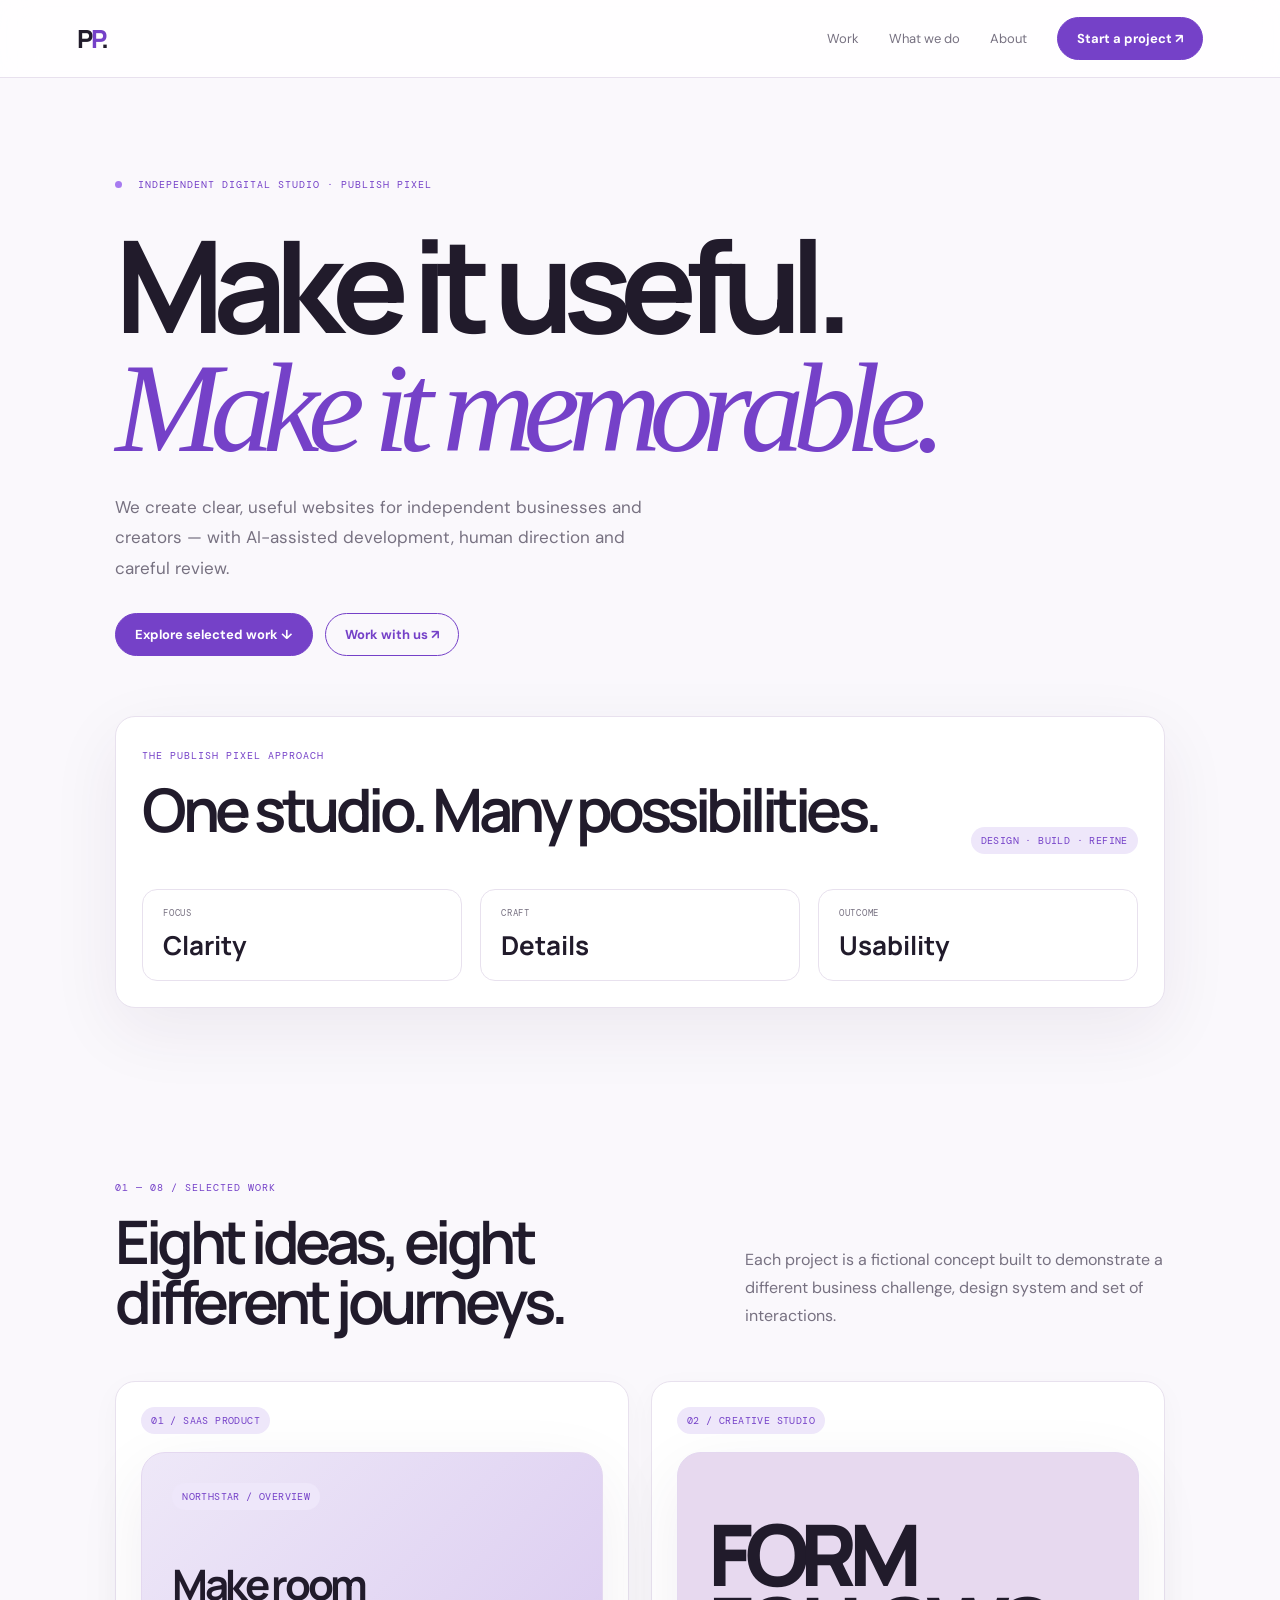
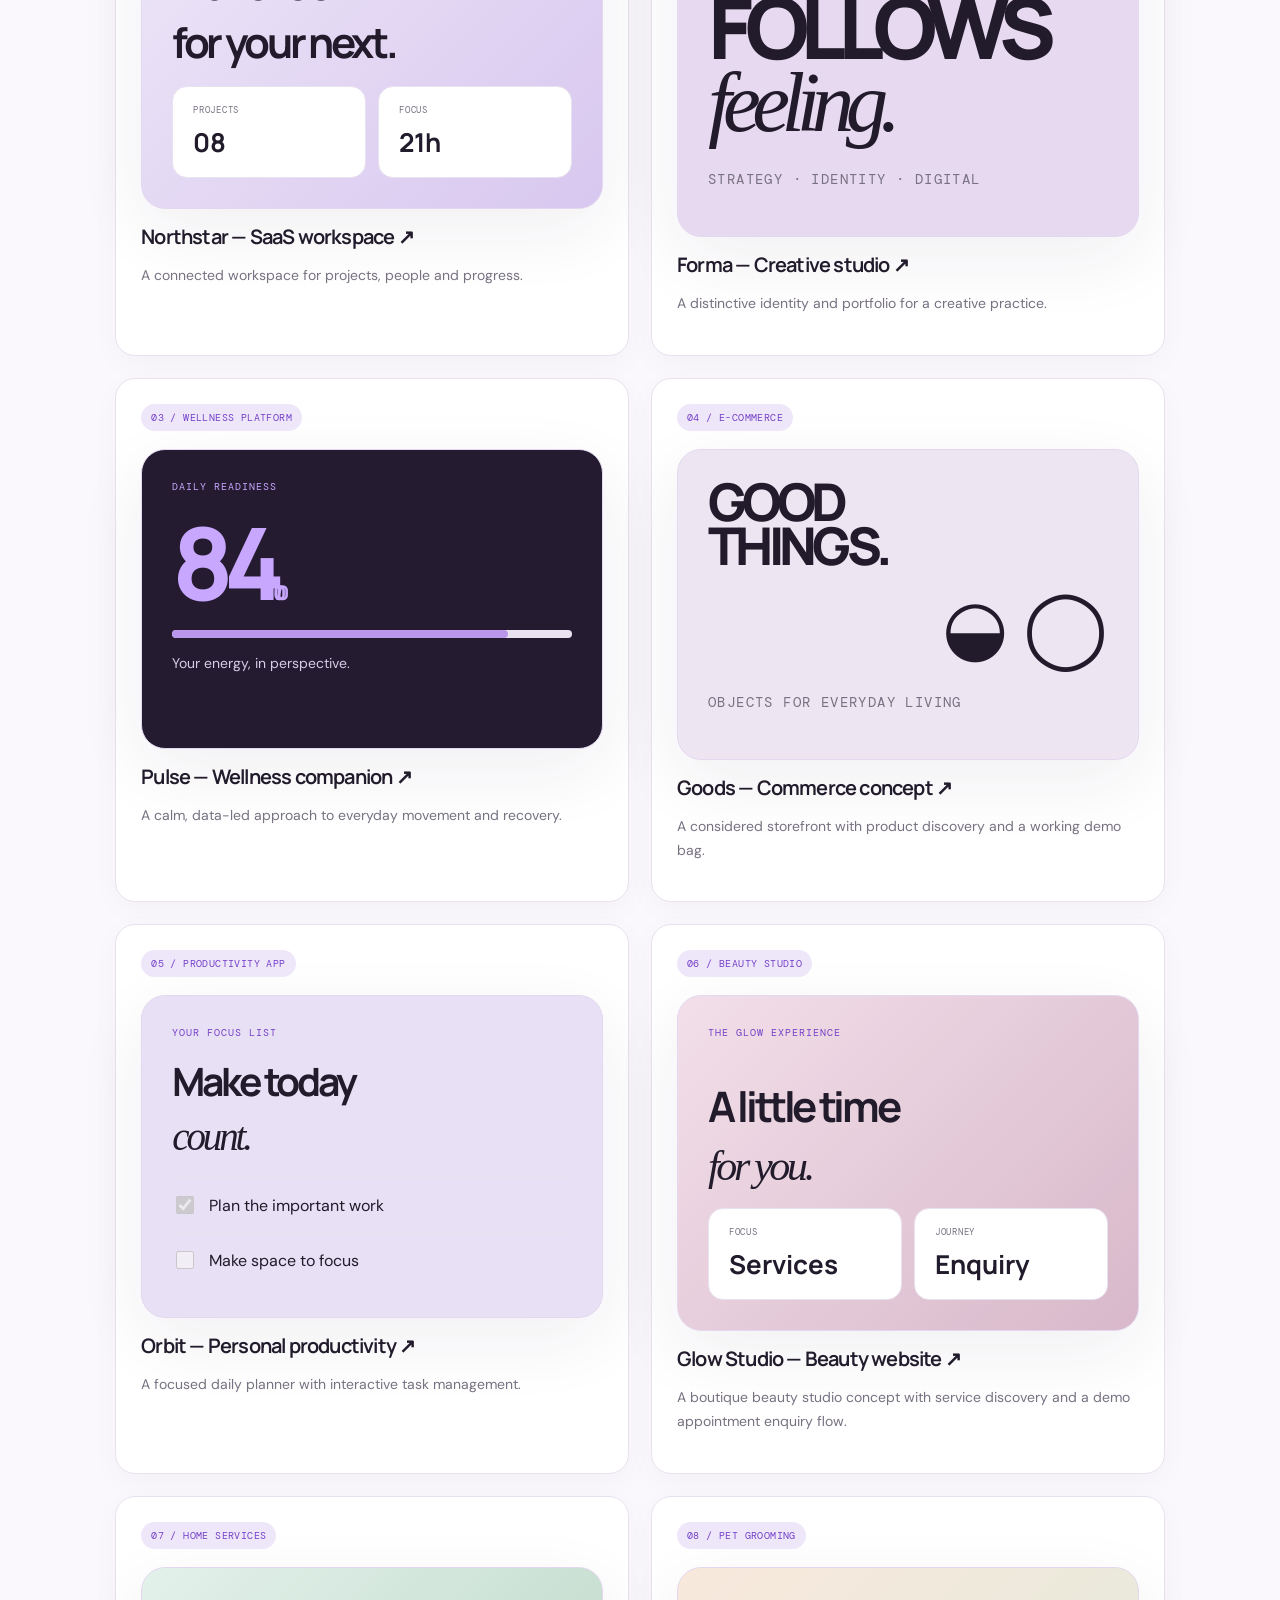
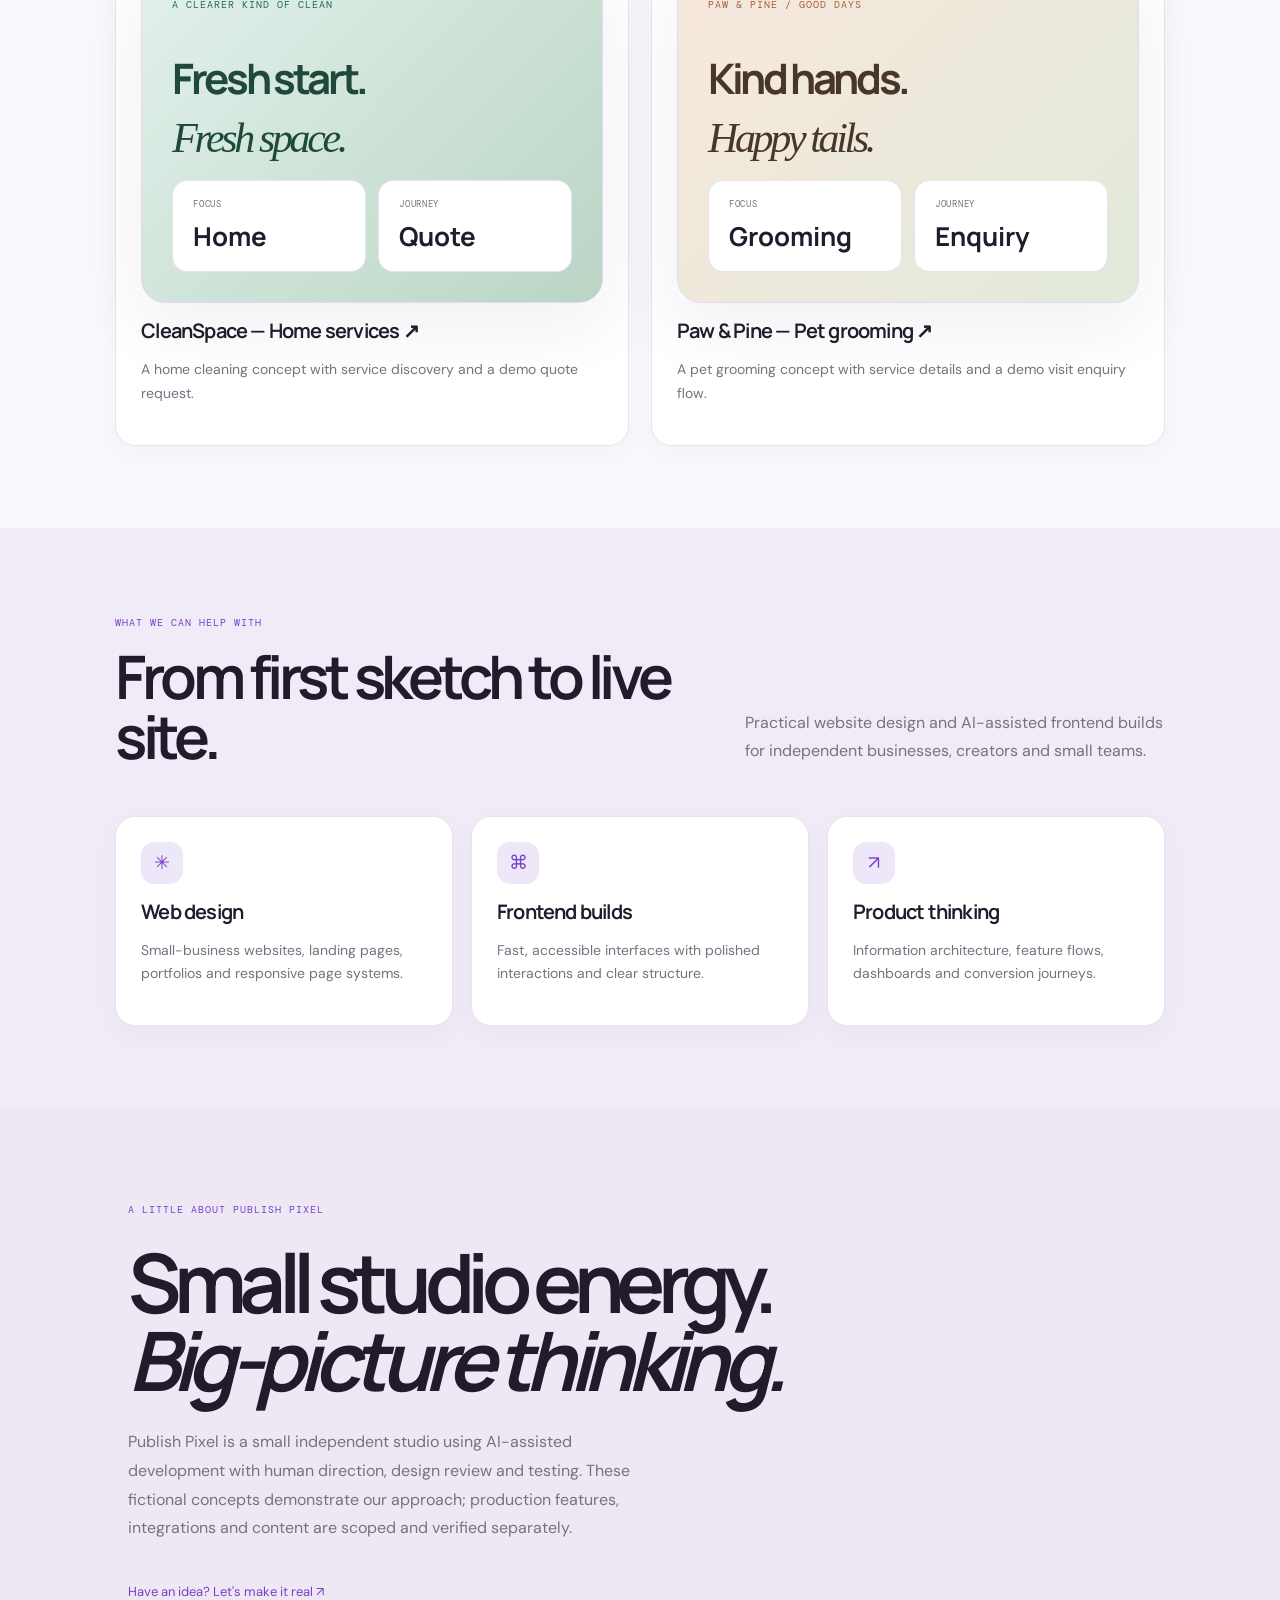
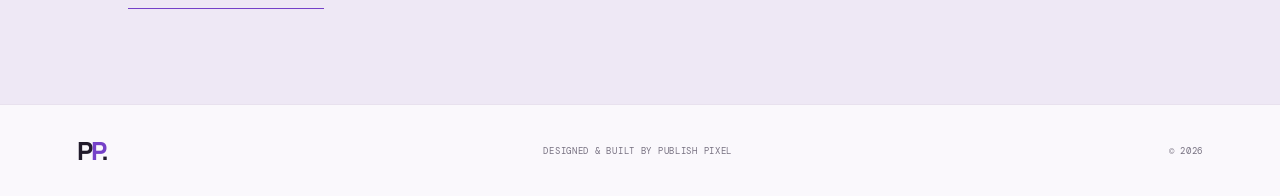
<file: index.html>
<!doctype html>
<html lang="en"><head><meta charset="utf-8"><meta name="viewport" content="width=device-width,initial-scale=1"><meta name="theme-color" content="#7541c8"><meta name="description" content="Publish Pixel — independent digital studio. Eight responsive website concepts for independent businesses and creators."><title>Publish Pixel — Digital experiences with intent</title><link rel="stylesheet" href="shared.css?v=20261112-purple"></head>
<body class="portfolio"><nav class="topbar"><a class="brand" href="#">P<span>P</span>.</a><div class="navlinks"><a href="#work">Work</a><a href="#services">What we do</a><a href="#about">About</a><a class="nav-cta" href="mailto:publishpixel1@gmail.com">Start a project ↗</a></div></nav>
<main><section class="hero"><div class="eyebrow"><i></i> INDEPENDENT DIGITAL STUDIO · PUBLISH PIXEL</div><h1>Make it useful.<br><em style="color:var(--purple)">Make it memorable.</em></h1><p class="hero-copy">We create clear, useful websites for independent businesses and creators — with AI-assisted development, human direction and careful review.</p><div class="hero-actions"><a class="button" href="#work">Explore selected work ↓</a><a class="button secondary" href="mailto:publishpixel1@gmail.com">Work with us ↗</a></div><div class="hero-panel"><div class="section-heading"><div><span class="eyebrow">THE PUBLISH PIXEL APPROACH</span><h2>One studio. Many possibilities.</h2></div><span class="tag">DESIGN · BUILD · REFINE</span></div><div class="grid-3"><div class="stat"><small>FOCUS</small><strong>Clarity</strong></div><div class="stat"><small>CRAFT</small><strong>Details</strong></div><div class="stat"><small>OUTCOME</small><strong>Usability</strong></div></div></div></section>
<section class="section" id="work"><div class="section-heading"><div><span class="eyebrow">01 — 08 / SELECTED WORK</span><h2>Eight ideas, eight different journeys.</h2></div><p>Each project is a fictional concept built to demonstrate a different business challenge, design system and set of interactions.</p></div><div class="grid-2">
<a class="panel" href="01-northstar-saas/"><span class="tag">01 / SAAS PRODUCT</span><div class="visual-card" style="margin-top:18px;background:linear-gradient(135deg,#eee8f8,#d8c7ef)"><div class="tag">NORTHSTAR / OVERVIEW</div><h2 style="font:700 42px Manrope;letter-spacing:-.08em;margin-top:45px">Make room<br>for your next.</h2><div class="stat-row"><div class="stat"><small>PROJECTS</small><strong>08</strong></div><div class="stat"><small>FOCUS</small><strong>21h</strong></div></div></div><h3>Northstar — SaaS workspace ↗</h3><p class="muted">A connected workspace for projects, people and progress.</p></a>
<a class="panel" href="02-forma-creative/"><span class="tag">02 / CREATIVE STUDIO</span><div class="visual-card" style="margin-top:18px;background:#e7d9ef"><div style="font:800 clamp(45px,7vw,85px)/.85 Manrope;letter-spacing:-.1em;margin-top:35px">FORM<br>FOLLOWS<br><i class="display-serif">feeling.</i></div><p class="eyebrow" style="margin-top:30px">STRATEGY · IDENTITY · DIGITAL</p></div><h3>Forma — Creative studio ↗</h3><p class="muted">A distinctive identity and portfolio for a creative practice.</p></a>
<a class="panel" href="03-pulse-fitness/"><span class="tag">03 / WELLNESS PLATFORM</span><div class="visual-card" style="margin-top:18px;background:#241b31;color:white"><div class="eyebrow" style="color:#c8a7ff">DAILY READINESS</div><div style="font:750 100px Manrope;color:#c8a7ff;letter-spacing:-.1em">84<span style="font-size:20px">/100</span></div><div class="progress-track"><span style="width:84%;background:#b995ec"></span></div><p style="color:#d7cde4">Your energy, in perspective.</p></div><h3>Pulse — Wellness companion ↗</h3><p class="muted">A calm, data-led approach to everyday movement and recovery.</p></a>
<a class="panel" href="04-goods-commerce/"><span class="tag">04 / E-COMMERCE</span><div class="visual-card" style="margin-top:18px;background:#eee5f3"><div style="font:800 52px/.85 Manrope;letter-spacing:-.09em">GOOD<br>THINGS.</div><div style="font-size:76px;text-align:right;margin-top:10px">◒ ◯</div><p class="eyebrow">OBJECTS FOR EVERYDAY LIVING</p></div><h3>Goods — Commerce concept ↗</h3><p class="muted">A considered storefront with product discovery and a working demo bag.</p></a>
<a class="panel" href="05-orbit-productivity/"><span class="tag">05 / PRODUCTIVITY APP</span><div class="visual-card" style="margin-top:18px;background:#e8e0f4"><div class="eyebrow">YOUR FOCUS LIST</div><h2 style="font:700 39px Manrope;letter-spacing:-.08em">Make today<br><i class="display-serif">count.</i></h2><div class="task-row"><input type="checkbox" checked disabled><span>Plan the important work</span></div><div class="task-row"><input type="checkbox" disabled><span>Make space to focus</span></div></div><h3>Orbit — Personal productivity ↗</h3><p class="muted">A focused daily planner with interactive task management.</p></a>
<a class="panel" href="06-glow-studio/"><span class="tag">06 / BEAUTY STUDIO</span><div class="visual-card" style="margin-top:18px;background:linear-gradient(135deg,#f2dfe9,#d8b8ca)"><div class="eyebrow">THE GLOW EXPERIENCE</div><h2 style="font:700 42px Manrope;letter-spacing:-.08em;margin-top:38px">A little time<br><i class="display-serif">for you.</i></h2><div class="stat-row"><div class="stat"><small>FOCUS</small><strong>Services</strong></div><div class="stat"><small>JOURNEY</small><strong>Enquiry</strong></div></div></div><h3>Glow Studio — Beauty website ↗</h3><p class="muted">A boutique beauty studio concept with service discovery and a demo appointment enquiry flow.</p></a>
<a class="panel" href="07-cleanspace/"><span class="tag">07 / HOME SERVICES</span><div class="visual-card" style="margin-top:18px;background:linear-gradient(135deg,#e3f1eb,#b9d5c4)"><div class="eyebrow" style="color:#236b58">A CLEARER KIND OF CLEAN</div><h2 style="font:700 42px Manrope;letter-spacing:-.08em;margin-top:38px;color:#1e493b">Fresh start.<br><i class="display-serif">Fresh space.</i></h2><div class="stat-row"><div class="stat"><small>FOCUS</small><strong>Home</strong></div><div class="stat"><small>JOURNEY</small><strong>Quote</strong></div></div></div><h3>CleanSpace — Home services ↗</h3><p class="muted">A home cleaning concept with service discovery and a demo quote request.</p></a>
<a class="panel" href="08-paw-and-pine/"><span class="tag">08 / PET GROOMING</span><div class="visual-card" style="margin-top:18px;background:linear-gradient(135deg,#f8e8dc,#e1eadb)"><div class="eyebrow" style="color:#a65f3f">PAW & PINE / GOOD DAYS</div><h2 style="font:700 42px Manrope;letter-spacing:-.08em;margin-top:38px;color:#49362a">Kind hands.<br><i class="display-serif">Happy tails.</i></h2><div class="stat-row"><div class="stat"><small>FOCUS</small><strong>Grooming</strong></div><div class="stat"><small>JOURNEY</small><strong>Enquiry</strong></div></div></div><h3>Paw & Pine — Pet grooming ↗</h3><p class="muted">A pet grooming concept with service details and a demo visit enquiry flow.</p></a>
</div></section>
<section class="section tint" id="services"><div class="section-heading"><div><span class="eyebrow">WHAT WE CAN HELP WITH</span><h2>From first sketch to live site.</h2></div><p>Practical website design and AI-assisted frontend builds for independent businesses, creators and small teams.</p></div><div class="grid-3"><article class="feature-card"><div class="icon-tile">✳</div><h3>Web design</h3><p>Small-business websites, landing pages, portfolios and responsive page systems.</p></article><article class="feature-card"><div class="icon-tile">⌘</div><h3>Frontend builds</h3><p>Fast, accessible interfaces with polished interactions and clear structure.</p></article><article class="feature-card"><div class="icon-tile">↗</div><h3>Product thinking</h3><p>Information architecture, feature flows, dashboards and conversion journeys.</p></article></div></section>
<section class="about" id="about"><div class="eyebrow">A LITTLE ABOUT PUBLISH PIXEL</div><h2>Small studio energy.<br><em>Big-picture thinking.</em></h2><p>Publish Pixel is a small independent studio using AI-assisted development with human direction, design review and testing. These fictional concepts demonstrate our approach; production features, integrations and content are scoped and verified separately.</p><a class="email-link" href="mailto:publishpixel1@gmail.com">Have an idea? Let's make it real ↗</a></section></main>
<footer><a class="brand" href="#">P<span>P</span>.</a><span>DESIGNED & BUILT BY PUBLISH PIXEL</span><span>© 2026</span></footer></body></html>
</file>
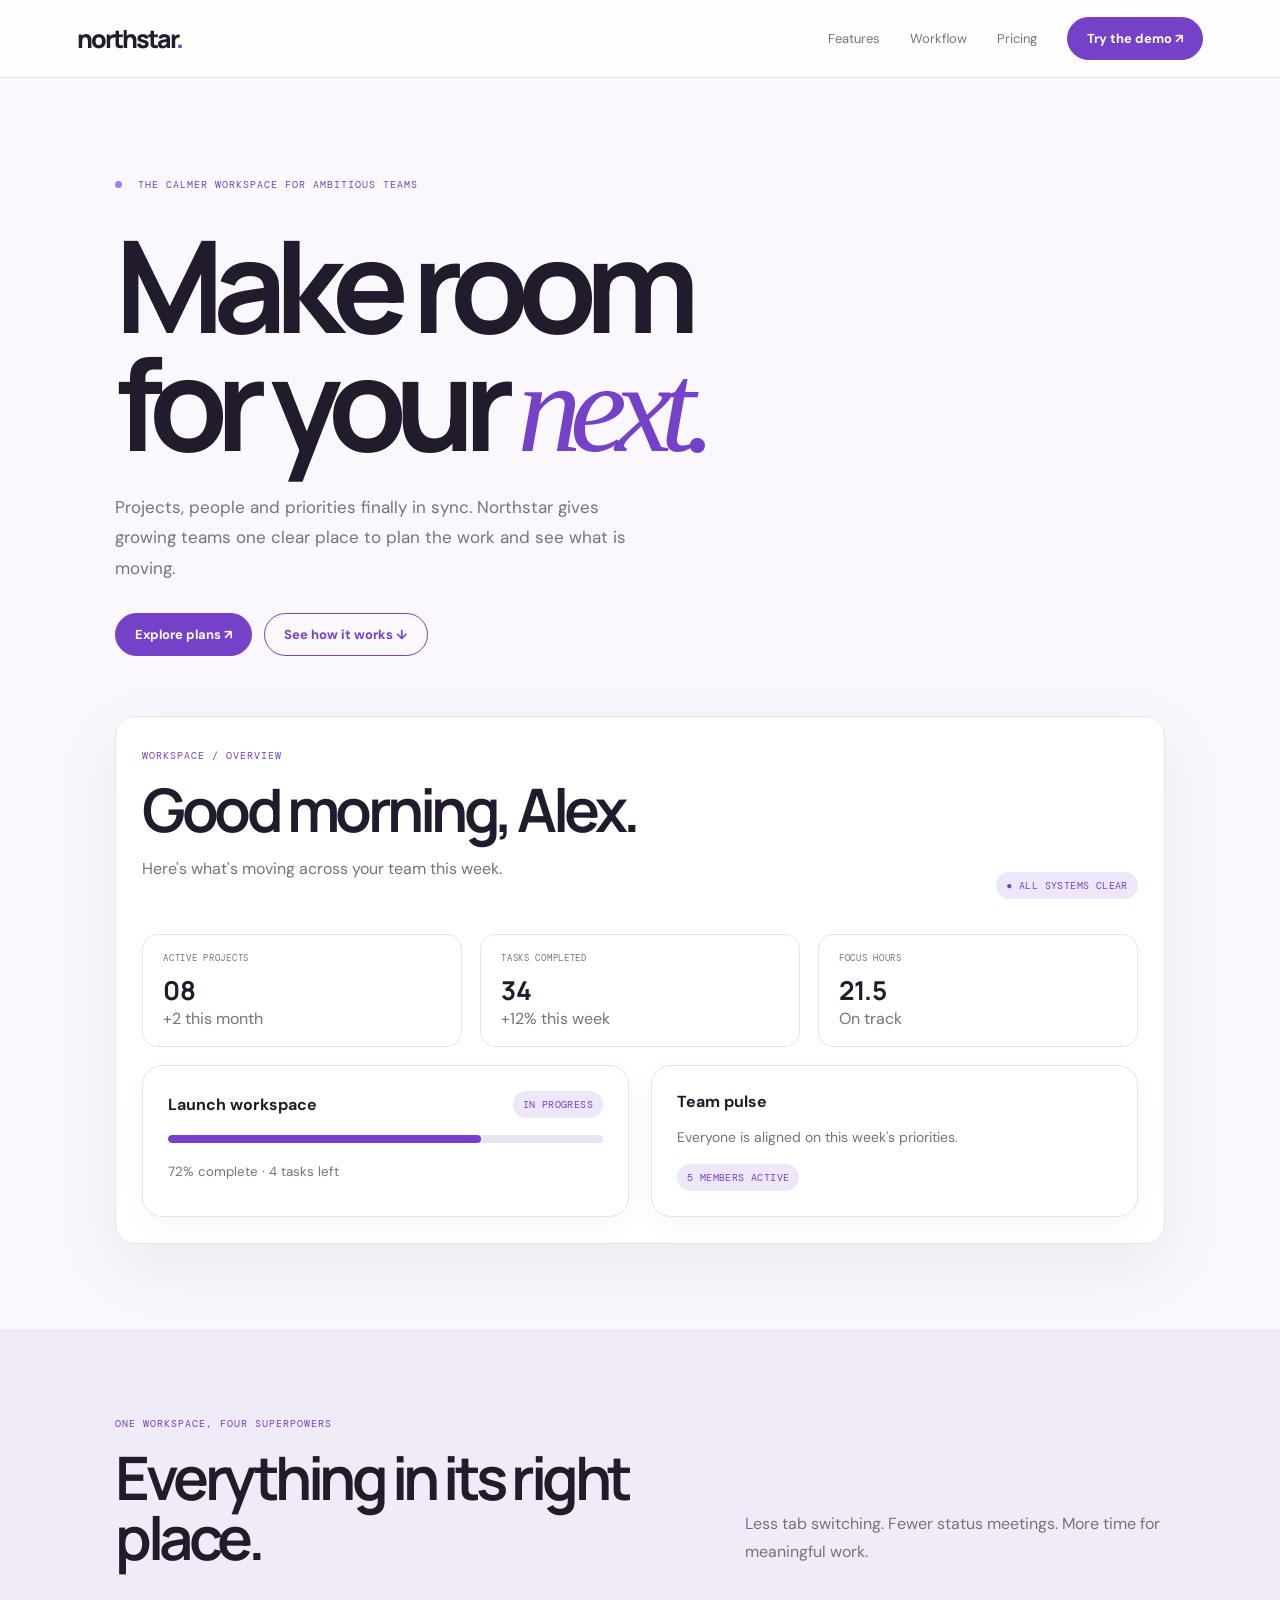
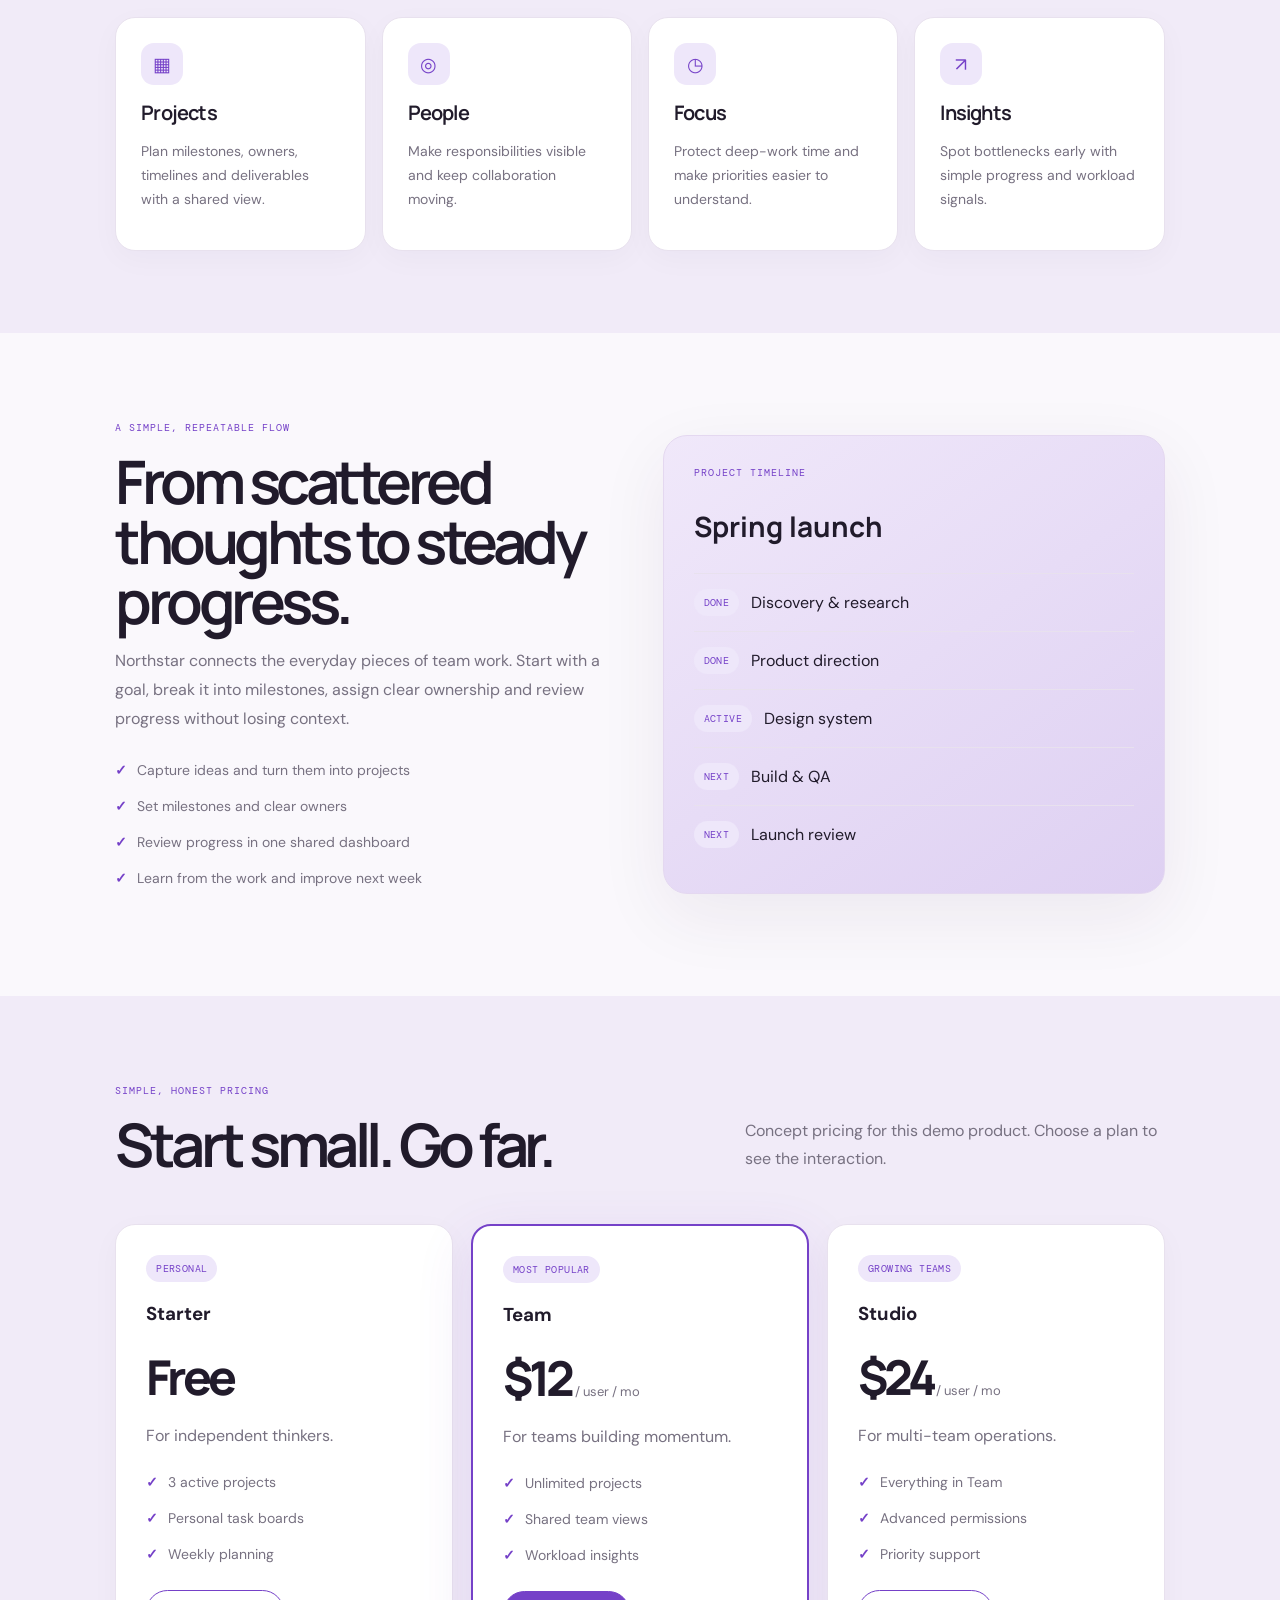
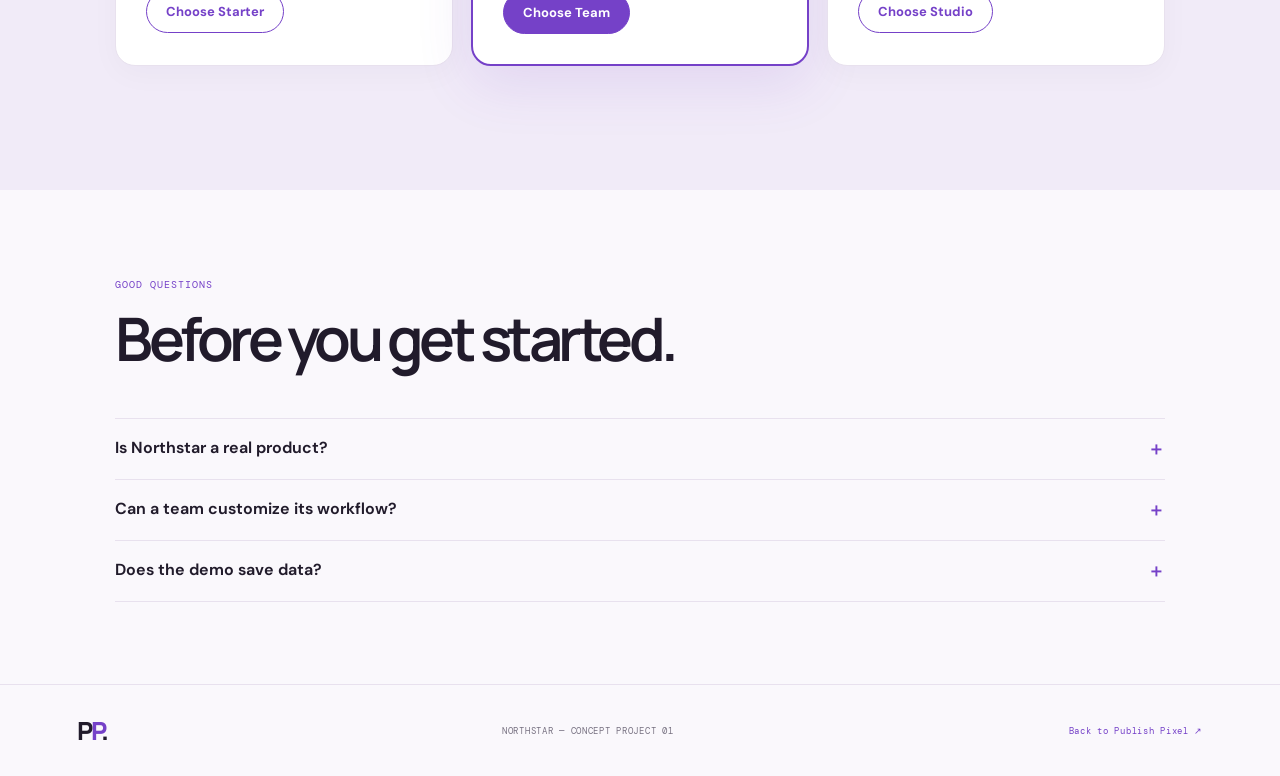
<file: 01-northstar-saas/index.html>
<!doctype html><html lang="en"><head><meta charset="utf-8"><meta name="viewport" content="width=device-width,initial-scale=1"><meta name="theme-color" content="#7541c8"><title>Northstar — Your work, in one clear place</title><link rel="stylesheet" href="../shared.css?v=20261112-purple"></head><body><nav class="topbar"><a class="brand" href="../">northstar<span>.</span></a><div class="navlinks"><a href="#features">Features</a><a href="#workflow">Workflow</a><a href="#pricing">Pricing</a><a class="nav-cta" href="#pricing">Try the demo ↗</a></div></nav><main><section class="hero"><div class="eyebrow"><i></i> THE CALMER WORKSPACE FOR AMBITIOUS TEAMS</div><h1>Make room<br>for your <em style="color:var(--purple)">next.</em></h1><p class="hero-copy">Projects, people and priorities finally in sync. Northstar gives growing teams one clear place to plan the work and see what is moving.</p><div class="hero-actions"><a class="button" href="#pricing">Explore plans ↗</a><a class="button secondary" href="#features">See how it works ↓</a></div><div class="hero-panel"><div class="section-heading"><div><span class="eyebrow">WORKSPACE / OVERVIEW</span><h2>Good morning, Alex.</h2><p>Here's what's moving across your team this week.</p></div><span class="tag">● ALL SYSTEMS CLEAR</span></div><div class="grid-3"><div class="stat"><small>ACTIVE PROJECTS</small><strong>08</strong><span class="muted">+2 this month</span></div><div class="stat"><small>TASKS COMPLETED</small><strong>34</strong><span class="muted">+12% this week</span></div><div class="stat"><small>FOCUS HOURS</small><strong>21.5</strong><span class="muted">On track</span></div></div><div class="grid-2" style="margin-top:18px"><div class="panel"><div class="card-info"><b>Launch workspace</b><span class="tag">IN PROGRESS</span></div><div class="progress-track" style="margin:17px 0"><span style="width:72%"></span></div><small class="muted">72% complete · 4 tasks left</small></div><div class="panel"><b>Team pulse</b><p>Everyone is aligned on this week's priorities.</p><span class="tag">5 MEMBERS ACTIVE</span></div></div></div></section>
<section class="section tint" id="features"><div class="section-heading"><div><span class="eyebrow">ONE WORKSPACE, FOUR SUPERPOWERS</span><h2>Everything in its right place.</h2></div><p>Less tab switching. Fewer status meetings. More time for meaningful work.</p></div><div class="grid-4"><article class="feature-card"><div class="icon-tile">▦</div><h3>Projects</h3><p>Plan milestones, owners, timelines and deliverables with a shared view.</p></article><article class="feature-card"><div class="icon-tile">◎</div><h3>People</h3><p>Make responsibilities visible and keep collaboration moving.</p></article><article class="feature-card"><div class="icon-tile">◷</div><h3>Focus</h3><p>Protect deep-work time and make priorities easier to understand.</p></article><article class="feature-card"><div class="icon-tile">↗</div><h3>Insights</h3><p>Spot bottlenecks early with simple progress and workload signals.</p></article></div></section>
<section class="section" id="workflow"><div class="split"><div><span class="eyebrow">A SIMPLE, REPEATABLE FLOW</span><h2>From scattered thoughts to steady progress.</h2><p class="muted" style="line-height:1.8">Northstar connects the everyday pieces of team work. Start with a goal, break it into milestones, assign clear ownership and review progress without losing context.</p><ul class="list-check"><li>Capture ideas and turn them into projects</li><li>Set milestones and clear owners</li><li>Review progress in one shared dashboard</li><li>Learn from the work and improve next week</li></ul></div><div class="visual-card"><div class="eyebrow">PROJECT TIMELINE</div><h3 style="font:700 28px Manrope">Spring launch</h3><div class="task-row"><span class="tag">DONE</span><span>Discovery & research</span></div><div class="task-row"><span class="tag">DONE</span><span>Product direction</span></div><div class="task-row"><span class="tag">ACTIVE</span><span>Design system</span></div><div class="task-row"><span class="tag">NEXT</span><span>Build & QA</span></div><div class="task-row"><span class="tag">NEXT</span><span>Launch review</span></div></div></div></section>
<section class="section tint" id="pricing"><div class="section-heading"><div><span class="eyebrow">SIMPLE, HONEST PRICING</span><h2>Start small. Go far.</h2></div><p>Concept pricing for this demo product. Choose a plan to see the interaction.</p></div><div class="grid-3"><article class="price-card"><span class="tag">PERSONAL</span><h3>Starter</h3><div class="price">Free</div><p class="muted">For independent thinkers.</p><ul class="list-check"><li>3 active projects</li><li>Personal task boards</li><li>Weekly planning</li></ul><button class="button secondary" onclick="choosePlan('Starter')">Choose Starter</button></article><article class="price-card featured"><span class="tag">MOST POPULAR</span><h3>Team</h3><div class="price">$12<small> / user / mo</small></div><p class="muted">For teams building momentum.</p><ul class="list-check"><li>Unlimited projects</li><li>Shared team views</li><li>Workload insights</li></ul><button class="button" onclick="choosePlan('Team')">Choose Team</button></article><article class="price-card"><span class="tag">GROWING TEAMS</span><h3>Studio</h3><div class="price">$24<small> / user / mo</small></div><p class="muted">For multi-team operations.</p><ul class="list-check"><li>Everything in Team</li><li>Advanced permissions</li><li>Priority support</li></ul><button class="button secondary" onclick="choosePlan('Studio')">Choose Studio</button></article></div><p class="notice" id="planNotice" aria-live="polite"></p></section>
<section class="section"><div class="section-heading"><div><span class="eyebrow">GOOD QUESTIONS</span><h2>Before you get started.</h2></div></div><details><summary>Is Northstar a real product?</summary><p>Northstar is a fictional SaaS concept created as a Publish Pixel portfolio project. Its screens and interactions are demonstrations.</p></details><details><summary>Can a team customize its workflow?</summary><p>The concept is designed around flexible projects, milestones, owners and team views. A production build could add custom fields, automations and integrations.</p></details><details><summary>Does the demo save data?</summary><p>Plan selection is a front-end interaction only. No account or payment information is collected.</p></details></section></main><footer><a class="brand" href="../">P<span>P</span>.</a><span>NORTHSTAR — CONCEPT PROJECT 01</span><a class="back-link" href="../">Back to Publish Pixel ↗</a></footer><script>function choosePlan(name){document.getElementById('planNotice').textContent=name+' selected — this is a portfolio demo, no account or payment is created.'}</script></body></html>
</file>
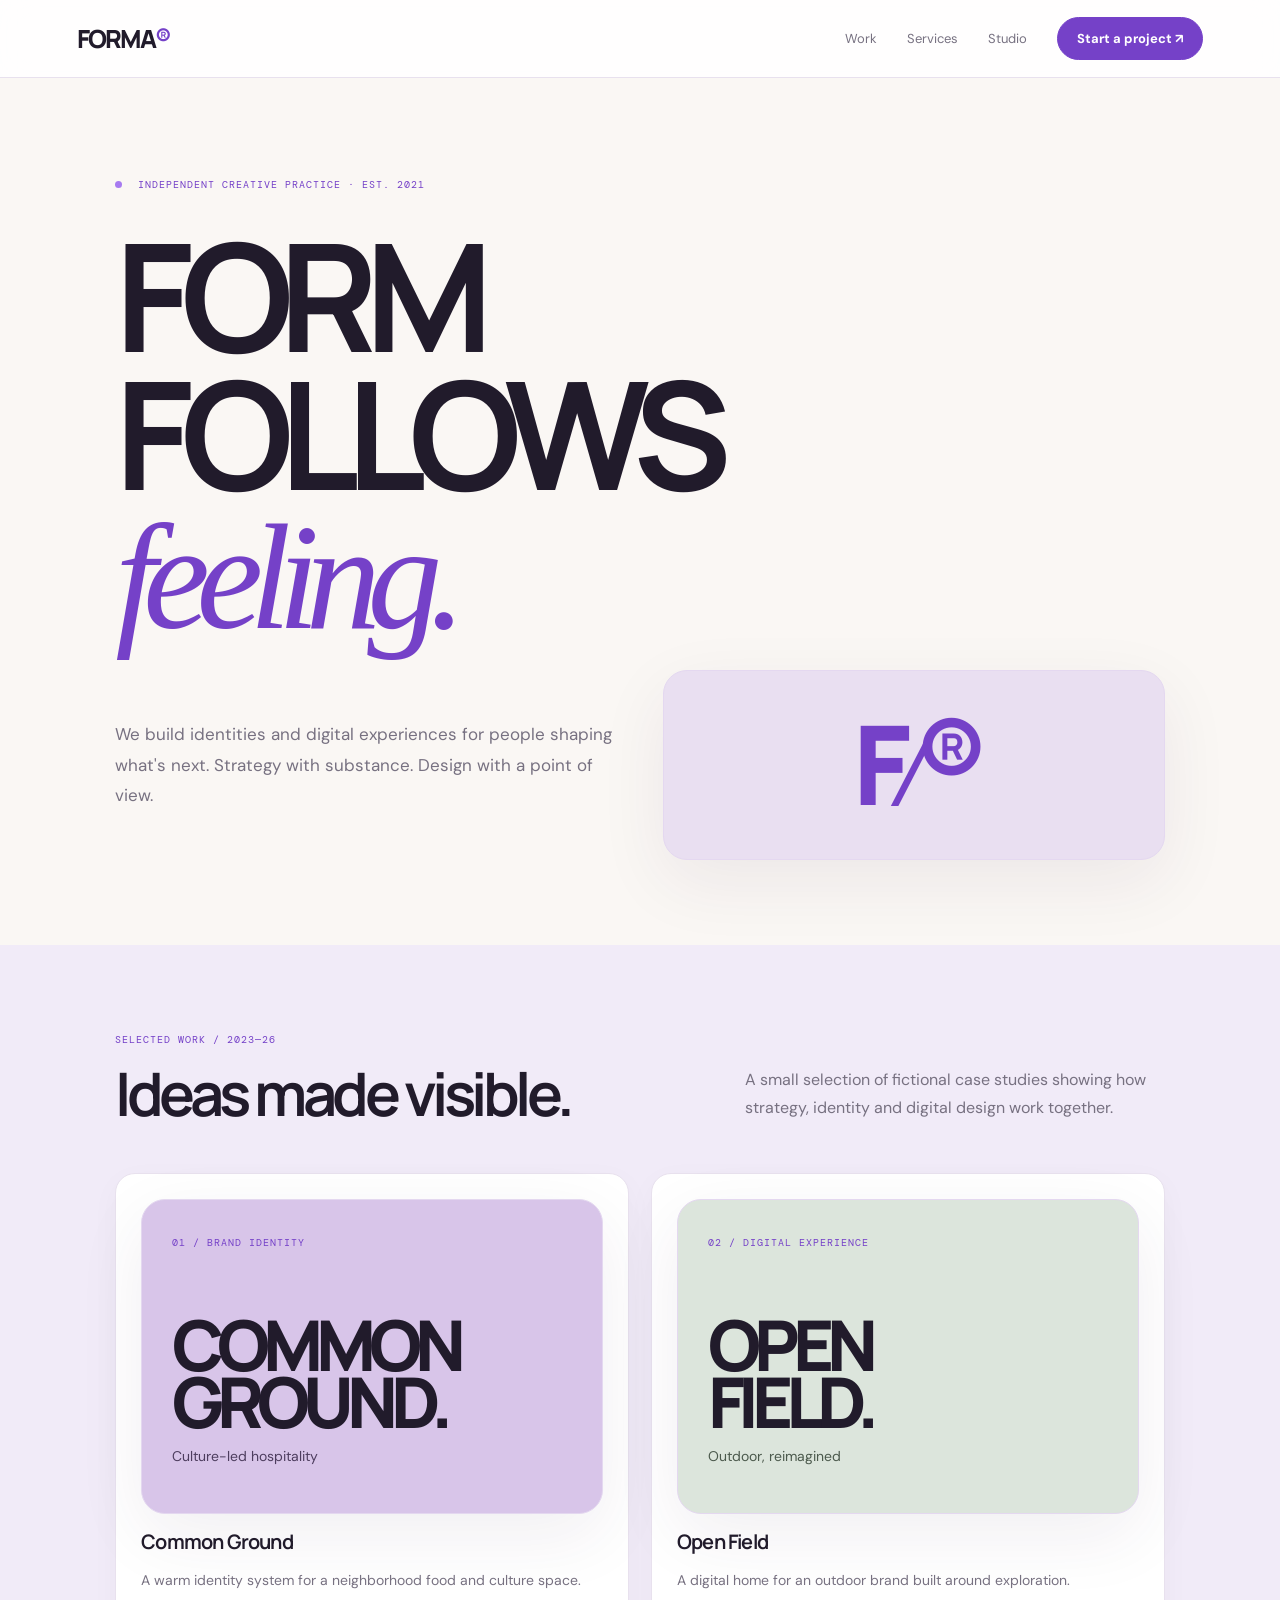
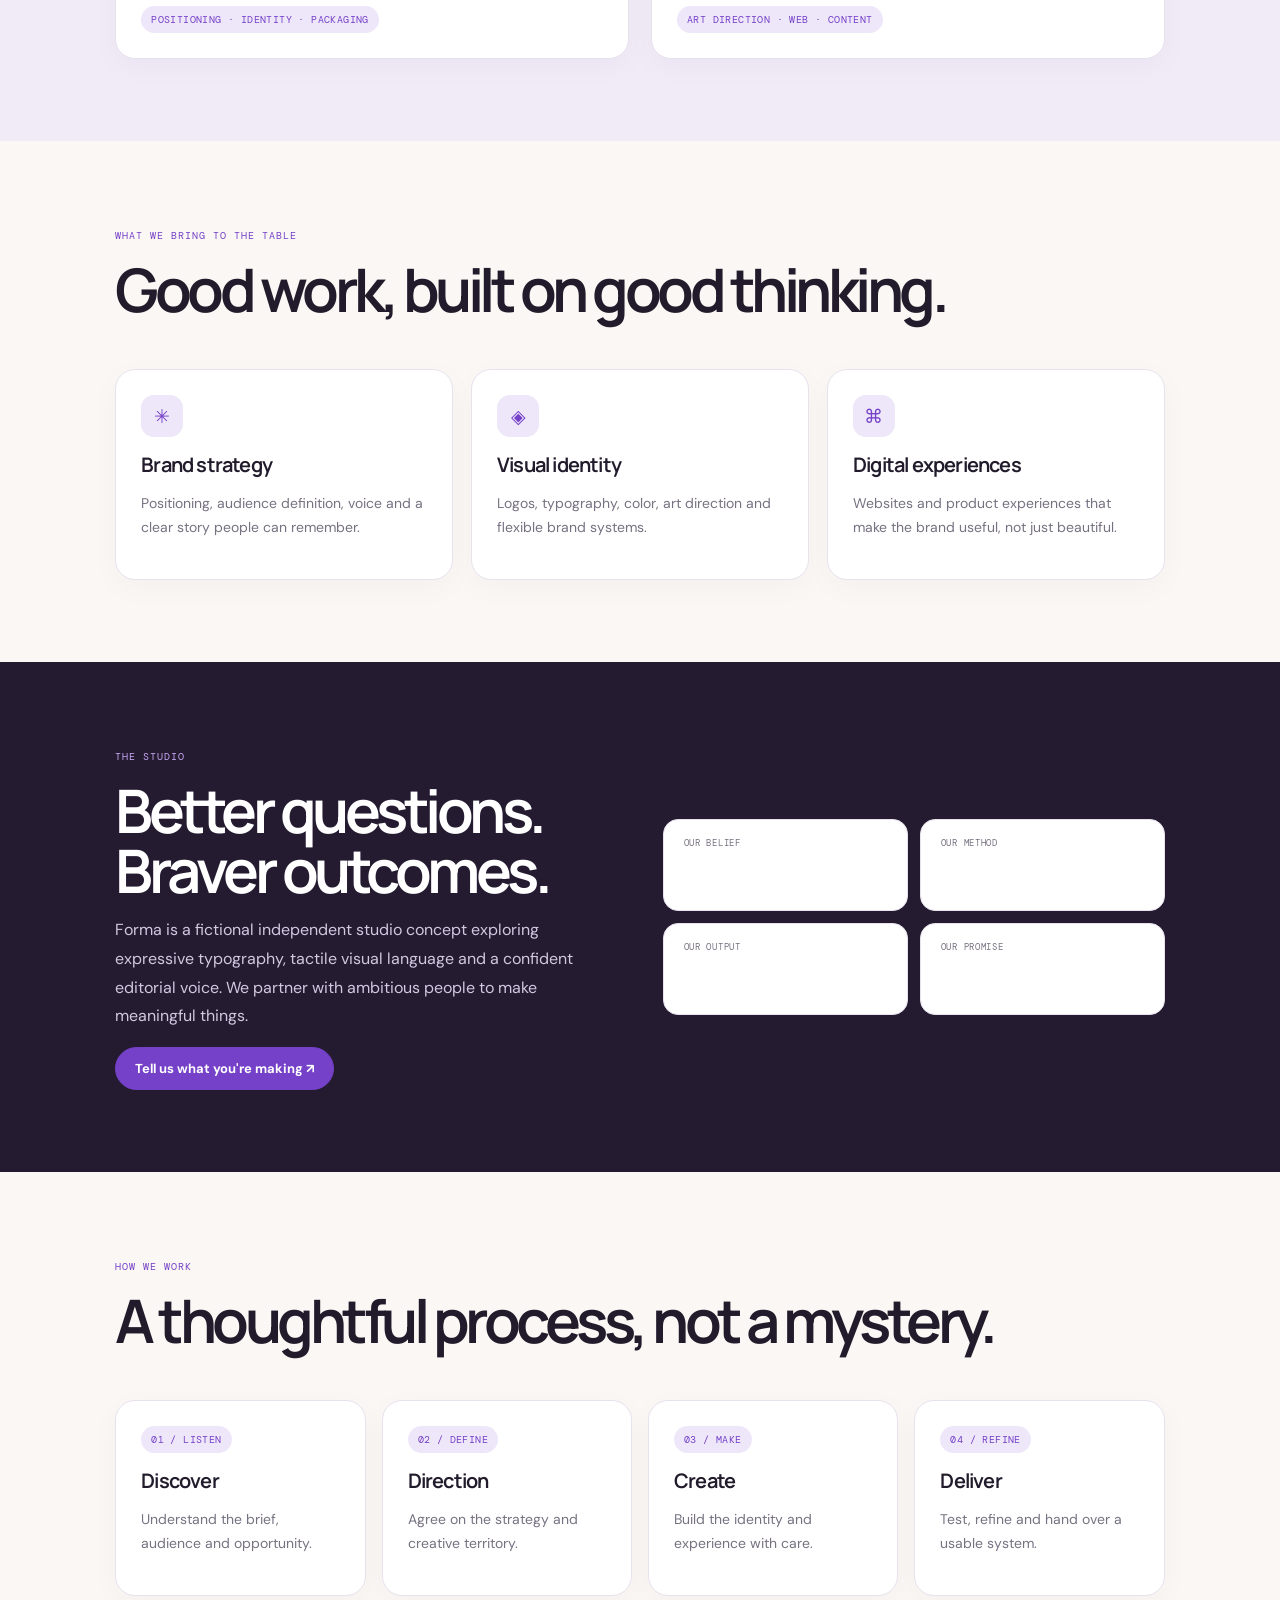
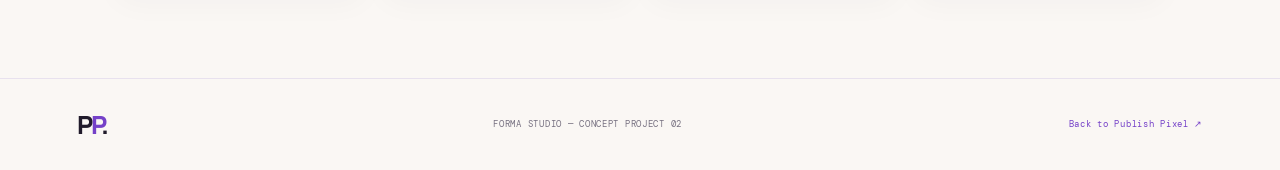
<file: 02-forma-creative/index.html>
<!doctype html><html lang="en"><head><meta charset="utf-8"><meta name="viewport" content="width=device-width,initial-scale=1"><meta name="theme-color" content="#7541c8"><title>Forma Studio — Independent creative practice</title><link rel="stylesheet" href="../shared.css?v=20261112-purple"></head><body style="background:#faf7f4"><nav class="topbar"><a class="brand" href="../">FORMA<span>®</span></a><div class="navlinks"><a href="#work">Work</a><a href="#services">Services</a><a href="#studio">Studio</a><a class="nav-cta" href="mailto:publishpixel1@gmail.com">Start a project ↗</a></div></nav><main><section class="hero" style="min-height:650px"><div class="eyebrow"><i></i> INDEPENDENT CREATIVE PRACTICE · EST. 2021</div><h1 style="font-size:clamp(65px,12vw,150px)">FORM<br>FOLLOWS<br><em style="color:var(--purple)">feeling.</em></h1><div class="split"><p class="hero-copy">We build identities and digital experiences for people shaping what's next. Strategy with substance. Design with a point of view.</p><div class="visual-card" style="min-height:190px;background:#e9dff1;display:flex;align-items:center;justify-content:center"><div style="font:800 clamp(60px,10vw,110px)/.8 Manrope;letter-spacing:-.12em;color:#7541c8">F<span style="font-family:Georgia;font-style:italic">/</span>®</div></div></div></section>
<section class="section tint" id="work"><div class="section-heading"><div><span class="eyebrow">SELECTED WORK / 2023—26</span><h2>Ideas made visible.</h2></div><p>A small selection of fictional case studies showing how strategy, identity and digital design work together.</p></div><div class="grid-2"><article class="panel"><div class="visual-card" style="background:#d8c5e9"><span class="eyebrow">01 / BRAND IDENTITY</span><div style="font:800 clamp(42px,6vw,70px)/.82 Manrope;letter-spacing:-.1em;margin-top:65px">COMMON<br>GROUND.</div><p style="color:#4d3d5e">Culture-led hospitality</p></div><h3>Common Ground</h3><p class="muted">A warm identity system for a neighborhood food and culture space.</p><span class="tag">POSITIONING · IDENTITY · PACKAGING</span></article><article class="panel"><div class="visual-card" style="background:#dce5dc"><span class="eyebrow">02 / DIGITAL EXPERIENCE</span><div style="font:800 clamp(42px,6vw,70px)/.82 Manrope;letter-spacing:-.1em;margin-top:65px">OPEN<br>FIELD.</div><p style="color:#4b594c">Outdoor, reimagined</p></div><h3>Open Field</h3><p class="muted">A digital home for an outdoor brand built around exploration.</p><span class="tag">ART DIRECTION · WEB · CONTENT</span></article></div></section>
<section class="section" id="services"><div class="section-heading"><div><span class="eyebrow">WHAT WE BRING TO THE TABLE</span><h2>Good work, built on good thinking.</h2></div></div><div class="grid-3"><article class="feature-card"><div class="icon-tile">✳</div><h3>Brand strategy</h3><p>Positioning, audience definition, voice and a clear story people can remember.</p></article><article class="feature-card"><div class="icon-tile">◈</div><h3>Visual identity</h3><p>Logos, typography, color, art direction and flexible brand systems.</p></article><article class="feature-card"><div class="icon-tile">⌘</div><h3>Digital experiences</h3><p>Websites and product experiences that make the brand useful, not just beautiful.</p></article></div></section>
<section class="section dark" id="studio"><div class="split"><div><span class="eyebrow" style="color:#c6a8f4">THE STUDIO</span><h2>Better questions.<br>Braver outcomes.</h2><p style="color:#d2c8df;line-height:1.8">Forma is a fictional independent studio concept exploring expressive typography, tactile visual language and a confident editorial voice. We partner with ambitious people to make meaningful things.</p><a class="button" href="mailto:publishpixel1@gmail.com">Tell us what you're making ↗</a></div><div><div class="stat-row"><div class="stat"><small>OUR BELIEF</small><strong>Curiosity</strong></div><div class="stat"><small>OUR METHOD</small><strong>Craft</strong></div></div><div class="stat-row" style="margin-top:12px"><div class="stat"><small>OUR OUTPUT</small><strong>Clarity</strong></div><div class="stat"><small>OUR PROMISE</small><strong>Care</strong></div></div></div></div></section>
<section class="section"><div class="section-heading"><div><span class="eyebrow">HOW WE WORK</span><h2>A thoughtful process, not a mystery.</h2></div></div><div class="grid-4"><article class="feature-card"><span class="tag">01 / LISTEN</span><h3>Discover</h3><p>Understand the brief, audience and opportunity.</p></article><article class="feature-card"><span class="tag">02 / DEFINE</span><h3>Direction</h3><p>Agree on the strategy and creative territory.</p></article><article class="feature-card"><span class="tag">03 / MAKE</span><h3>Create</h3><p>Build the identity and experience with care.</p></article><article class="feature-card"><span class="tag">04 / REFINE</span><h3>Deliver</h3><p>Test, refine and hand over a usable system.</p></article></div></section></main><footer><a class="brand" href="../">P<span>P</span>.</a><span>FORMA STUDIO — CONCEPT PROJECT 02</span><a class="back-link" href="../">Back to Publish Pixel ↗</a></footer></body></html>
</file>
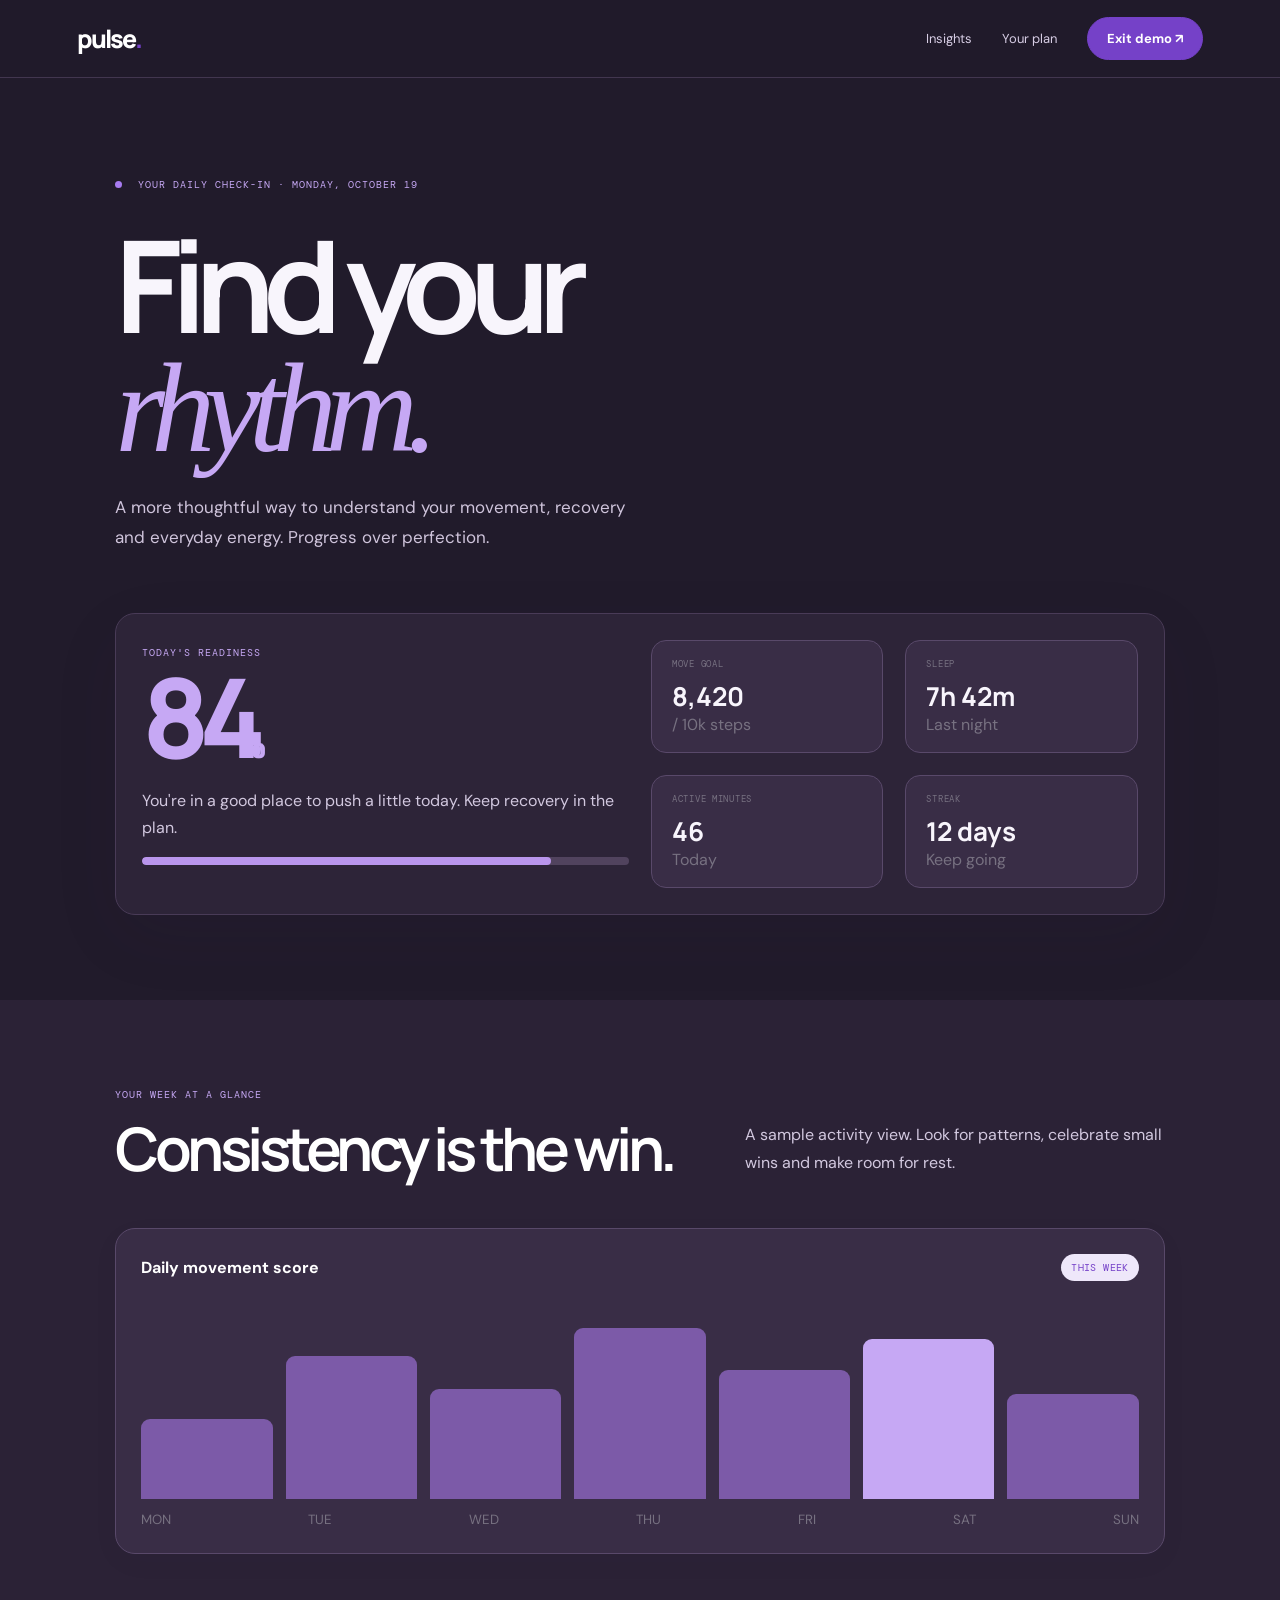
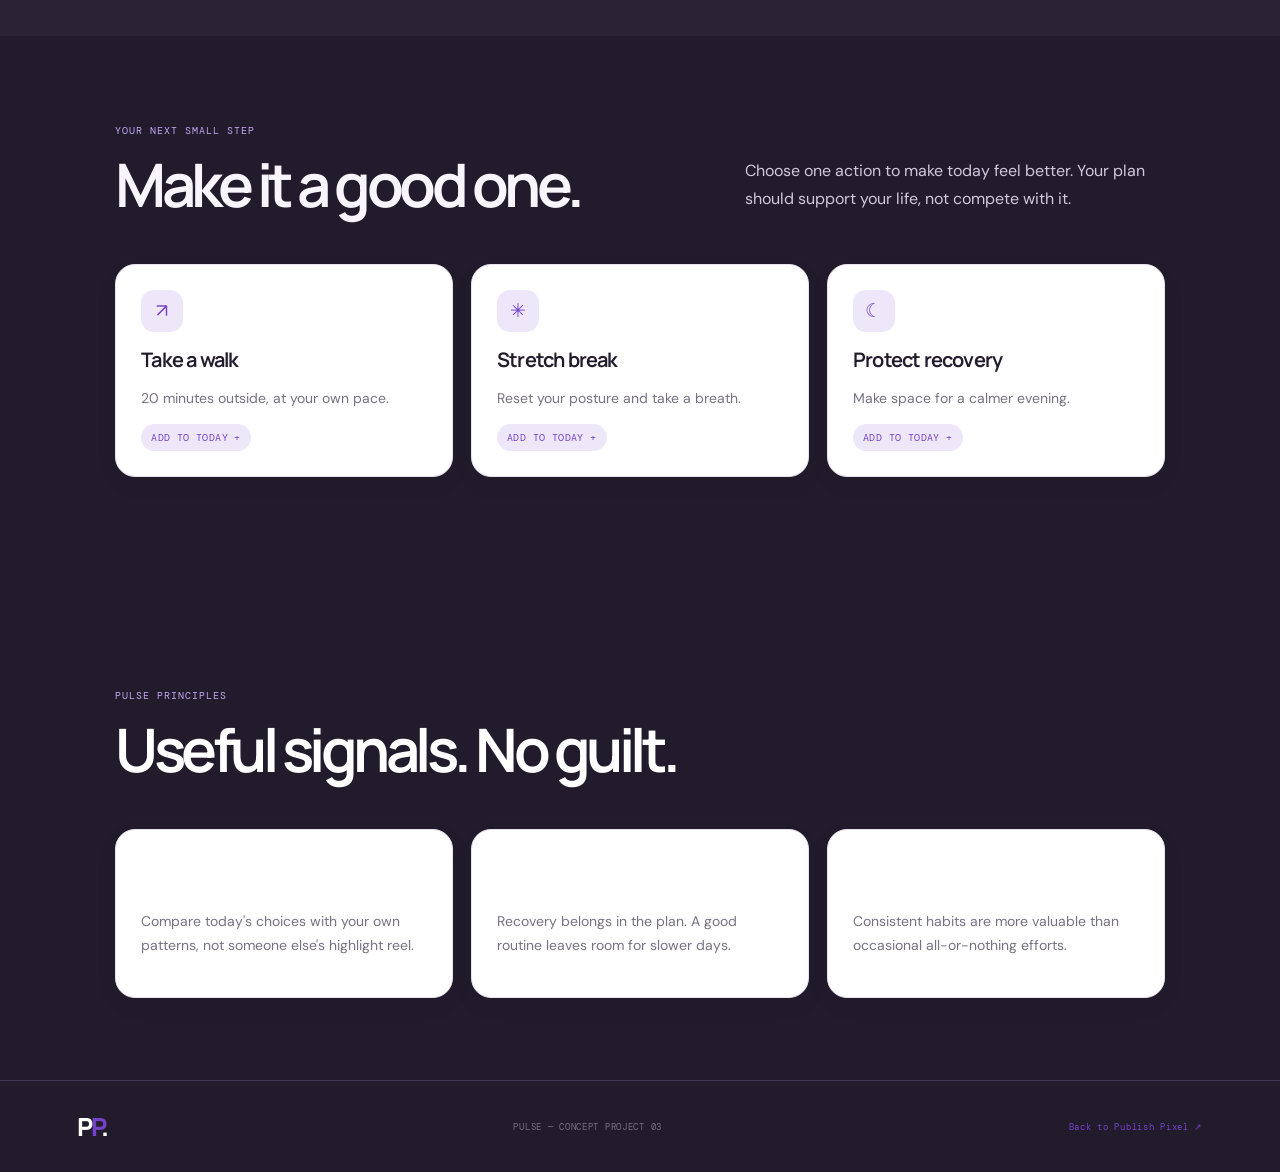
<file: 03-pulse-fitness/index.html>
<!doctype html><html lang="en"><head><meta charset="utf-8"><meta name="viewport" content="width=device-width,initial-scale=1"><meta name="theme-color" content="#7541c8"><title>Pulse — Your energy, in perspective</title><link rel="stylesheet" href="../shared.css?v=20261112-purple"></head><body style="background:#211b2b;color:#f8f5fc"><nav class="topbar" style="background:#211b2beF;border-color:#42364f"><a class="brand" href="../" style="color:white">pulse<span>.</span></a><div class="navlinks"><a href="#insights" style="color:#d7cde4">Insights</a><a href="#plan" style="color:#d7cde4">Your plan</a><a class="nav-cta" href="../">Exit demo ↗</a></div></nav><main><section class="hero"><div class="eyebrow" style="color:#c6a8f4"><i></i> YOUR DAILY CHECK-IN · MONDAY, OCTOBER 19</div><h1>Find your<br><em style="color:#c6a8f4">rhythm.</em></h1><p class="hero-copy" style="color:#cfc4db">A more thoughtful way to understand your movement, recovery and everyday energy. Progress over perfection.</p><div class="hero-panel" style="background:#2d2438;border-color:#493b57"><div class="grid-2"><div><span class="eyebrow" style="color:#c6a8f4">TODAY'S READINESS</span><div style="font:750 clamp(75px,10vw,110px)/1 Manrope;color:#c6a8f4;letter-spacing:-.1em">84<span style="font-size:20px">/100</span></div><p style="color:#d2c8df;line-height:1.7">You're in a good place to push a little today. Keep recovery in the plan.</p><div class="progress-track" style="background:#51435e"><span style="width:84%;background:#b995ec"></span></div></div><div class="grid-2"><div class="stat" style="background:#392d46;border-color:#59496a"><small>MOVE GOAL</small><strong>8,420</strong><span class="muted">/ 10k steps</span></div><div class="stat" style="background:#392d46;border-color:#59496a"><small>SLEEP</small><strong>7h 42m</strong><span class="muted">Last night</span></div><div class="stat" style="background:#392d46;border-color:#59496a"><small>ACTIVE MINUTES</small><strong>46</strong><span class="muted">Today</span></div><div class="stat" style="background:#392d46;border-color:#59496a"><small>STREAK</small><strong>12 days</strong><span class="muted">Keep going</span></div></div></div></div></section>
<section class="section dark" id="insights" style="background:#2b2236"><div class="section-heading"><div><span class="eyebrow" style="color:#c6a8f4">YOUR WEEK AT A GLANCE</span><h2>Consistency is the win.</h2></div><p style="color:#d2c8df">A sample activity view. Look for patterns, celebrate small wins and make room for rest.</p></div><div class="panel" style="background:#392d46;border-color:#59496a;color:white"><div class="card-info"><b>Daily movement score</b><span class="tag">THIS WEEK</span></div><div style="height:190px;display:flex;align-items:end;gap:13px;margin-top:28px"><div style="height:42%;flex:1;background:#7c5aa8;border-radius:9px 9px 0 0"></div><div style="height:75%;flex:1;background:#7c5aa8;border-radius:9px 9px 0 0"></div><div style="height:58%;flex:1;background:#7c5aa8;border-radius:9px 9px 0 0"></div><div style="height:90%;flex:1;background:#7c5aa8;border-radius:9px 9px 0 0"></div><div style="height:68%;flex:1;background:#7c5aa8;border-radius:9px 9px 0 0"></div><div style="height:84%;flex:1;background:#c6a8f4;border-radius:9px 9px 0 0"></div><div style="height:55%;flex:1;background:#7c5aa8;border-radius:9px 9px 0 0"></div></div><div class="card-info muted" style="margin-top:12px"><small>MON</small><small>TUE</small><small>WED</small><small>THU</small><small>FRI</small><small>SAT</small><small>SUN</small></div></div></section>
<section class="section" id="plan"><div class="section-heading"><div><span class="eyebrow" style="color:#c6a8f4">YOUR NEXT SMALL STEP</span><h2>Make it a good one.</h2></div><p style="color:#d2c8df">Choose one action to make today feel better. Your plan should support your life, not compete with it.</p></div><div class="grid-3"><button class="feature-card" style="text-align:left;cursor:pointer;color:#211b2b" onclick="addAction(this,'20-minute walk')"><div class="icon-tile">↗</div><h3>Take a walk</h3><p>20 minutes outside, at your own pace.</p><span class="tag">ADD TO TODAY +</span></button><button class="feature-card" style="text-align:left;cursor:pointer;color:#211b2b" onclick="addAction(this,'Stretch break')"><div class="icon-tile">✳</div><h3>Stretch break</h3><p>Reset your posture and take a breath.</p><span class="tag">ADD TO TODAY +</span></button><button class="feature-card" style="text-align:left;cursor:pointer;color:#211b2b" onclick="addAction(this,'Early night')"><div class="icon-tile">☾</div><h3>Protect recovery</h3><p>Make space for a calmer evening.</p><span class="tag">ADD TO TODAY +</span></button></div><p id="actionNotice" class="notice" aria-live="polite" style="color:#d7bfff"></p></section>
<section class="section dark" style="background:#211b2b"><div class="section-heading"><div><span class="eyebrow" style="color:#c6a8f4">PULSE PRINCIPLES</span><h2>Useful signals. No guilt.</h2></div></div><div class="grid-3"><article class="feature-card"><h3>Progress is personal</h3><p>Compare today's choices with your own patterns, not someone else's highlight reel.</p></article><article class="feature-card"><h3>Rest is productive</h3><p>Recovery belongs in the plan. A good routine leaves room for slower days.</p></article><article class="feature-card"><h3>Small wins compound</h3><p>Consistent habits are more valuable than occasional all-or-nothing efforts.</p></article></div></section></main><footer style="border-color:#42364f"><a class="brand" href="../" style="color:white">P<span>P</span>.</a><span>PULSE — CONCEPT PROJECT 03</span><a class="back-link" href="../">Back to Publish Pixel ↗</a></footer><script>function addAction(btn,name){document.getElementById('actionNotice').textContent='✓ '+name+' added to your sample plan.';btn.querySelector('.tag').textContent='ADDED ✓';}</script></body></html>
</file>
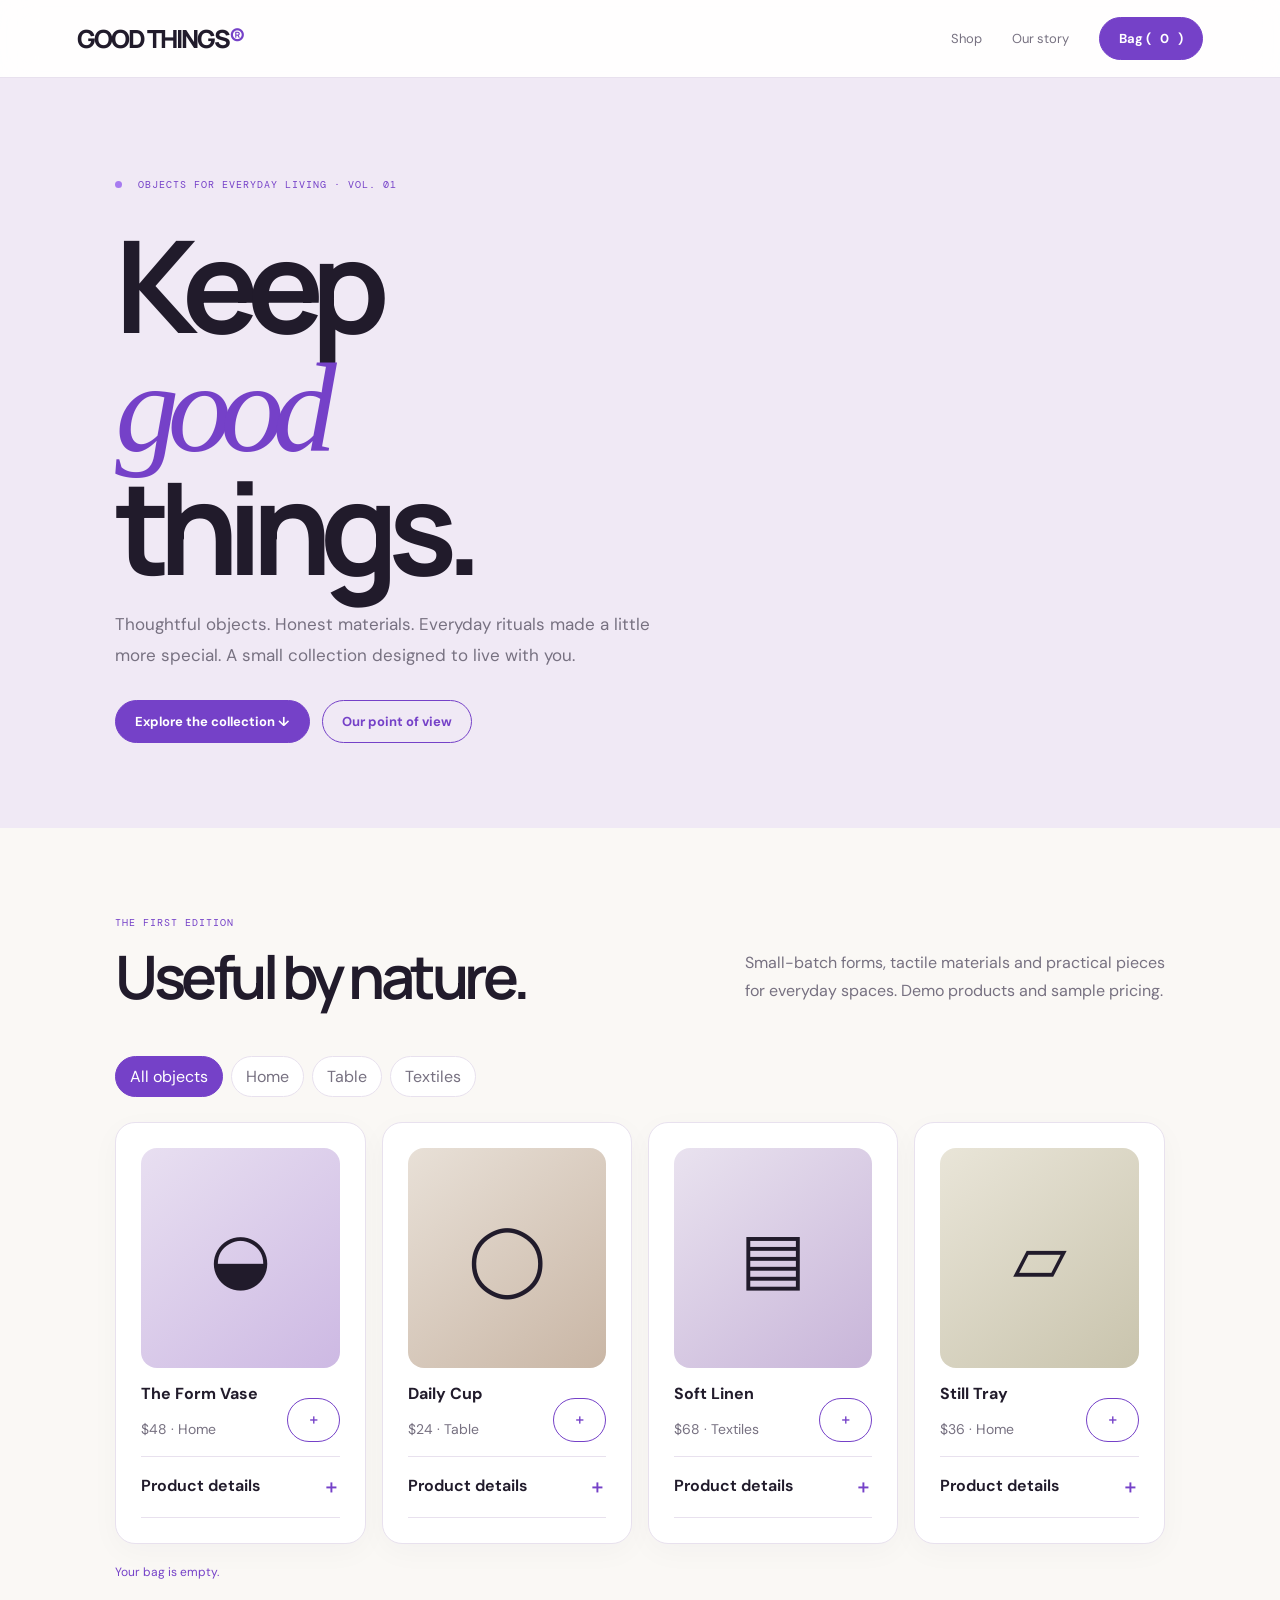
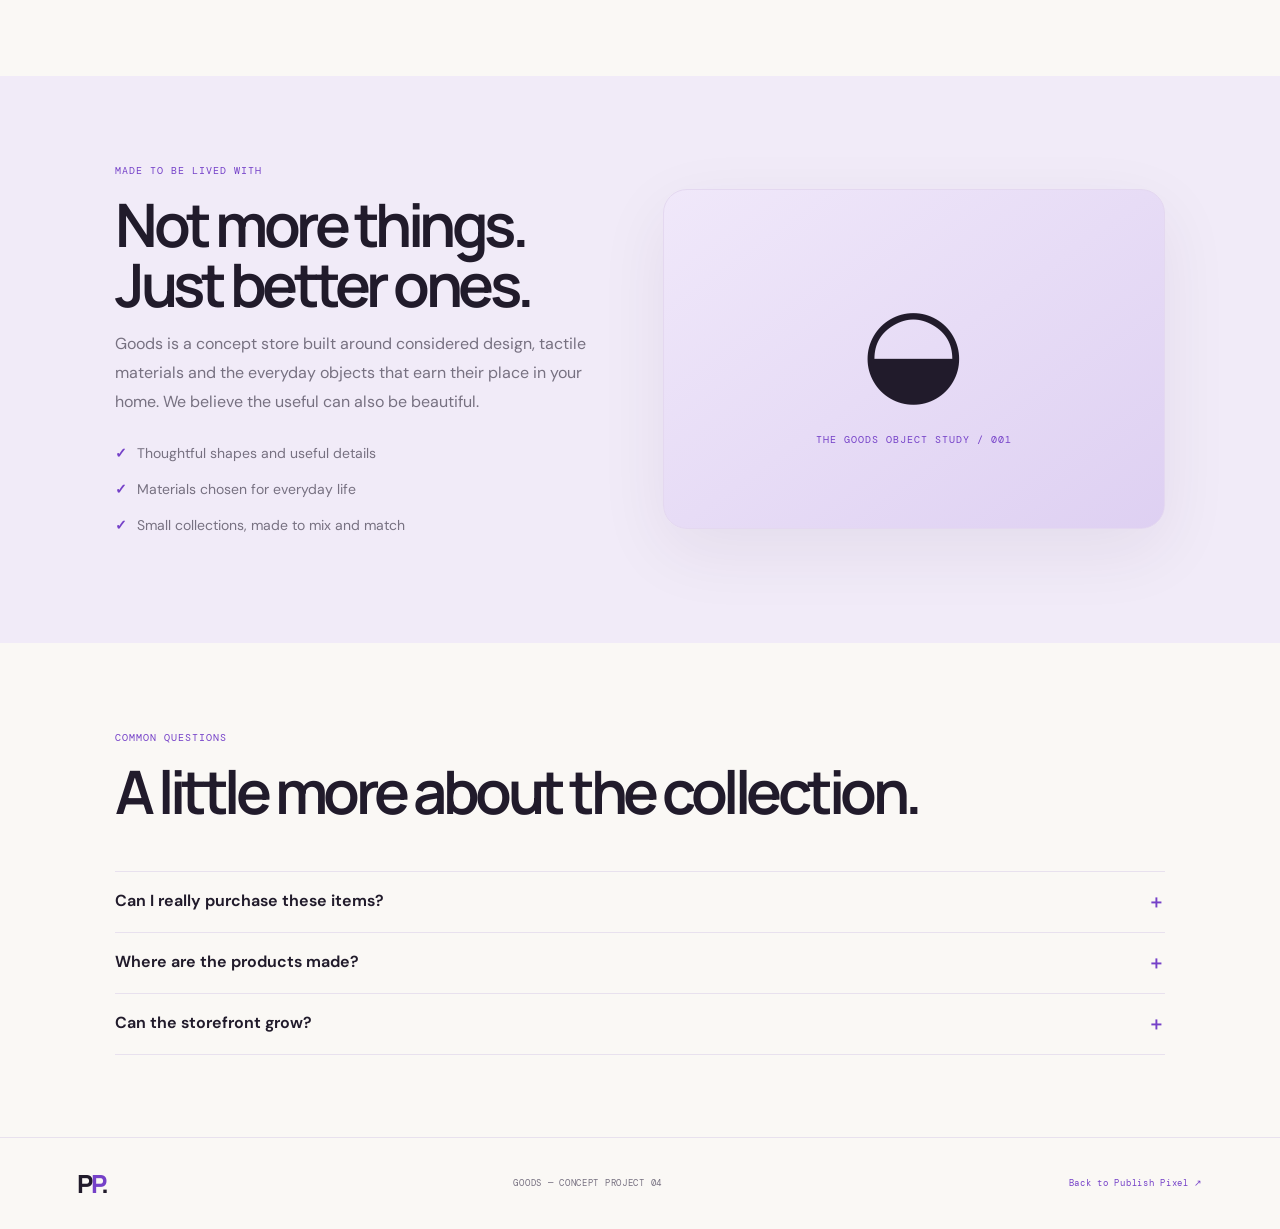
<file: 04-goods-commerce/index.html>
<!doctype html><html lang="en"><head><meta charset="utf-8"><meta name="viewport" content="width=device-width,initial-scale=1"><meta name="theme-color" content="#7541c8"><title>Goods — Objects for everyday living</title><link rel="stylesheet" href="../shared.css?v=20261112-purple"></head><body style="background:#faf8f5"><nav class="topbar"><a class="brand" href="../">GOOD THINGS<span>®</span></a><div class="navlinks"><a href="#shop">Shop</a><a href="#story">Our story</a><a class="nav-cta" href="#shop">Bag (<span id="count">0</span>)</a></div></nav><main><section class="hero" style="background:#f0e9f5"><div class="eyebrow"><i></i> OBJECTS FOR EVERYDAY LIVING · VOL. 01</div><h1>Keep<br><em style="color:var(--purple)">good</em><br>things.</h1><p class="hero-copy">Thoughtful objects. Honest materials. Everyday rituals made a little more special. A small collection designed to live with you.</p><div class="hero-actions"><a class="button" href="#shop">Explore the collection ↓</a><a class="button secondary" href="#story">Our point of view</a></div></section>
<section class="section" id="shop"><div class="section-heading"><div><span class="eyebrow">THE FIRST EDITION</span><h2>Useful by nature.</h2></div><p>Small-batch forms, tactile materials and practical pieces for everyday spaces. Demo products and sample pricing.</p></div><div class="pill-tabs" style="margin-bottom:25px"><button class="active" onclick="filterProducts('all',this)">All objects</button><button onclick="filterProducts('home',this)">Home</button><button onclick="filterProducts('table',this)">Table</button><button onclick="filterProducts('textile',this)">Textiles</button></div><div class="grid-4" id="products"><article class="panel product" data-category="home"><div class="product-art">◒</div><div class="card-info" style="margin-top:15px"><div><b>The Form Vase</b><p class="muted">$48 · Home</p></div><button class="button secondary" onclick="addToBag('The Form Vase')">＋</button></div><details><summary>Product details</summary><p>A sculptural ceramic form for stems, shelves and quiet corners. Sample dimensions: 18 cm high.</p></details></article><article class="panel product" data-category="table"><div class="product-art" style="background:linear-gradient(140deg,#e8e0d7,#c9b6a5)">◯</div><div class="card-info" style="margin-top:15px"><div><b>Daily Cup</b><p class="muted">$24 · Table</p></div><button class="button secondary" onclick="addToBag('Daily Cup')">＋</button></div><details><summary>Product details</summary><p>A softly rounded everyday cup with a comfortable grip. Sample capacity: 280 ml.</p></details></article><article class="panel product" data-category="textile"><div class="product-art" style="background:linear-gradient(140deg,#e9e2ef,#c8b5d9)">▤</div><div class="card-info" style="margin-top:15px"><div><b>Soft Linen</b><p class="muted">$68 · Textiles</p></div><button class="button secondary" onclick="addToBag('Soft Linen')">＋</button></div><details><summary>Product details</summary><p>A relaxed linen layer for the table or sofa. Sample material: washed linen blend.</p></details></article><article class="panel product" data-category="home"><div class="product-art" style="background:linear-gradient(140deg,#e9e5d8,#c9c4ad)">▱</div><div class="card-info" style="margin-top:15px"><div><b>Still Tray</b><p class="muted">$36 · Home</p></div><button class="button secondary" onclick="addToBag('Still Tray')">＋</button></div><details><summary>Product details</summary><p>A catch-all tray for keys, small objects and daily rituals. Sample finish: matte stoneware.</p></details></article></div><p class="notice" id="notice" aria-live="polite" style="margin-top:20px">Your bag is empty.</p></section>
<section class="section tint" id="story"><div class="split"><div><span class="eyebrow">MADE TO BE LIVED WITH</span><h2>Not more things.<br>Just better ones.</h2><p class="muted" style="line-height:1.8">Goods is a concept store built around considered design, tactile materials and the everyday objects that earn their place in your home. We believe the useful can also be beautiful.</p><ul class="list-check"><li>Thoughtful shapes and useful details</li><li>Materials chosen for everyday life</li><li>Small collections, made to mix and match</li></ul></div><div class="visual-card" style="min-height:340px;display:grid;place-items:center"><div style="text-align:center"><div style="font-size:120px">◒</div><span class="eyebrow">THE GOODS OBJECT STUDY / 001</span></div></div></div></section>
<section class="section"><div class="section-heading"><div><span class="eyebrow">COMMON QUESTIONS</span><h2>A little more about the collection.</h2></div></div><details><summary>Can I really purchase these items?</summary><p>No. Goods is a fictional e-commerce portfolio concept. The bag interaction is a front-end demonstration and does not process orders.</p></details><details><summary>Where are the products made?</summary><p>Product descriptions and materials are illustrative placeholders for this concept store.</p></details><details><summary>Can the storefront grow?</summary><p>Yes. A production version could add product variants, inventory, customer accounts, checkout, shipping rules and a content management system.</p></details></section></main><footer><a class="brand" href="../">P<span>P</span>.</a><span>GOODS — CONCEPT PROJECT 04</span><a class="back-link" href="../">Back to Publish Pixel ↗</a></footer><script>let bag=[];function addToBag(name){bag.push(name);document.getElementById('count').textContent=bag.length;document.getElementById('notice').textContent=name+' added to your demo bag ✓ ('+bag.length+' item'+(bag.length===1?'':'s')+')'}function filterProducts(cat,btn){document.querySelectorAll('.pill-tabs button').forEach(x=>x.classList.remove('active'));btn.classList.add('active');document.querySelectorAll('.product').forEach(p=>p.hidden=cat!=='all'&&p.dataset.category!==cat)}</script></body></html>
</file>
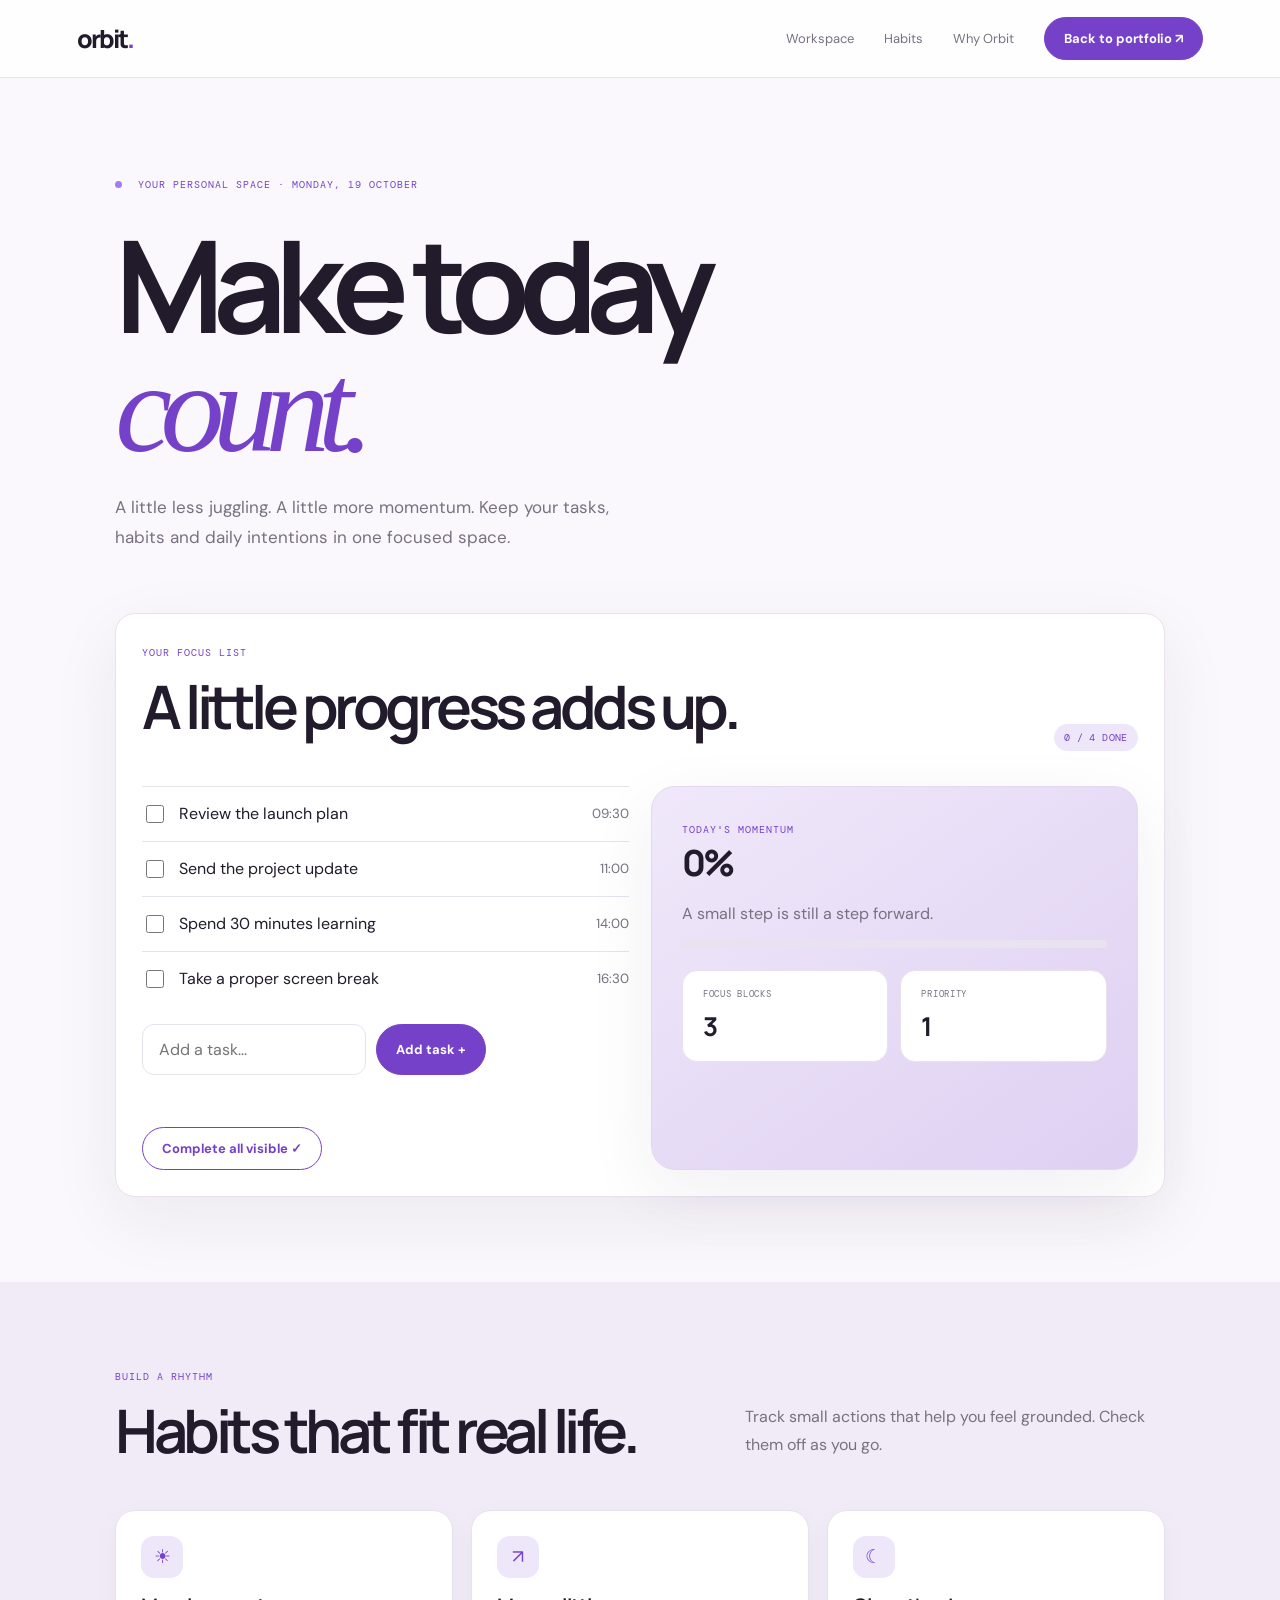
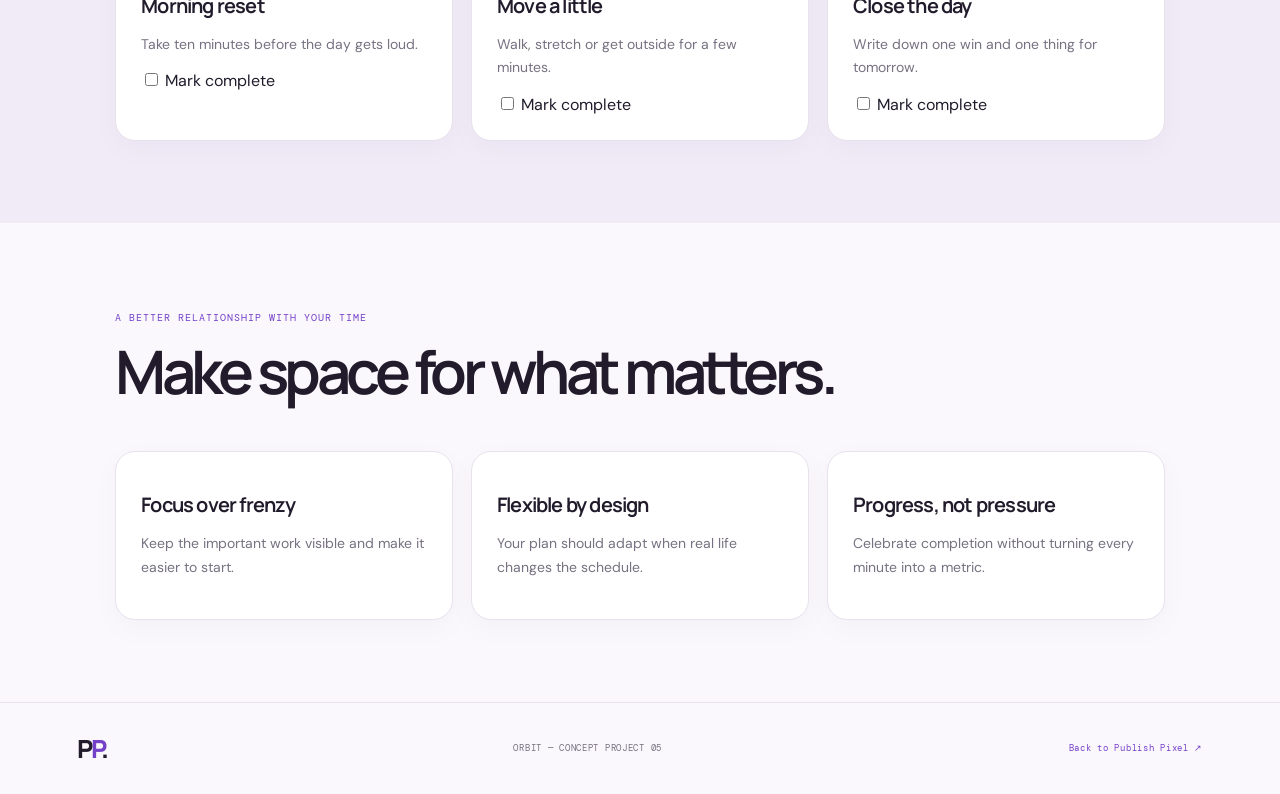
<file: 05-orbit-productivity/index.html>
<!doctype html><html lang="en"><head><meta charset="utf-8"><meta name="viewport" content="width=device-width,initial-scale=1"><meta name="theme-color" content="#7541c8"><title>Orbit — Make today count</title><link rel="stylesheet" href="../shared.css?v=20261112-purple"></head><body><nav class="topbar"><a class="brand" href="../">orbit<span>.</span></a><div class="navlinks"><a href="#workspace">Workspace</a><a href="#habits">Habits</a><a href="#principles">Why Orbit</a><a class="nav-cta" href="../">Back to portfolio ↗</a></div></nav><main><section class="hero" id="workspace"><div class="eyebrow"><i></i> YOUR PERSONAL SPACE · MONDAY, 19 OCTOBER</div><h1>Make today<br><em style="color:var(--purple)">count.</em></h1><p class="hero-copy">A little less juggling. A little more momentum. Keep your tasks, habits and daily intentions in one focused space.</p><div class="hero-panel"><div class="section-heading"><div><span class="eyebrow">YOUR FOCUS LIST</span><h2>A little progress adds up.</h2></div><span class="tag" id="progress">0 / 4 DONE</span></div><div class="grid-2"><div><div id="tasks"><label class="task-row"><input type="checkbox" onchange="updateProgress()"><span>Review the launch plan</span><small class="muted" style="margin-left:auto">09:30</small></label><label class="task-row"><input type="checkbox" onchange="updateProgress()"><span>Send the project update</span><small class="muted" style="margin-left:auto">11:00</small></label><label class="task-row"><input type="checkbox" onchange="updateProgress()"><span>Spend 30 minutes learning</span><small class="muted" style="margin-left:auto">14:00</small></label><label class="task-row"><input type="checkbox" onchange="updateProgress()"><span>Take a proper screen break</span><small class="muted" style="margin-left:auto">16:30</small></label></div><div class="form-row" style="margin-top:18px"><input class="field" id="newTask" placeholder="Add a task..." aria-label="New task"><button class="button" onclick="addTask()">Add task +</button></div><p class="notice" id="taskNotice" aria-live="polite"></p><button class="button secondary" onclick="completeAll()" style="margin-top:10px">Complete all visible ✓</button></div><div class="visual-card"><span class="eyebrow">TODAY'S MOMENTUM</span><div class="metric" id="percent">0%</div><p class="muted">A small step is still a step forward.</p><div class="progress-track"><span id="progressBar" style="width:0%"></span></div><div class="stat-row" style="margin-top:22px"><div class="stat"><small>FOCUS BLOCKS</small><strong>3</strong></div><div class="stat"><small>PRIORITY</small><strong>1</strong></div></div></div></div></div></section>
<section class="section tint" id="habits"><div class="section-heading"><div><span class="eyebrow">BUILD A RHYTHM</span><h2>Habits that fit real life.</h2></div><p>Track small actions that help you feel grounded. Check them off as you go.</p></div><div class="grid-3"><label class="feature-card"><div class="icon-tile">☀</div><h3>Morning reset</h3><p>Take ten minutes before the day gets loud.</p><input type="checkbox" style="accent-color:var(--purple)"> Mark complete</label><label class="feature-card"><div class="icon-tile">↗</div><h3>Move a little</h3><p>Walk, stretch or get outside for a few minutes.</p><input type="checkbox" style="accent-color:var(--purple)"> Mark complete</label><label class="feature-card"><div class="icon-tile">☾</div><h3>Close the day</h3><p>Write down one win and one thing for tomorrow.</p><input type="checkbox" style="accent-color:var(--purple)"> Mark complete</label></div></section>
<section class="section" id="principles"><div class="section-heading"><div><span class="eyebrow">A BETTER RELATIONSHIP WITH YOUR TIME</span><h2>Make space for what matters.</h2></div></div><div class="grid-3"><article class="feature-card"><h3>Focus over frenzy</h3><p>Keep the important work visible and make it easier to start.</p></article><article class="feature-card"><h3>Flexible by design</h3><p>Your plan should adapt when real life changes the schedule.</p></article><article class="feature-card"><h3>Progress, not pressure</h3><p>Celebrate completion without turning every minute into a metric.</p></article></div></section></main><footer><a class="brand" href="../">P<span>P</span>.</a><span>ORBIT — CONCEPT PROJECT 05</span><a class="back-link" href="../">Back to Publish Pixel ↗</a></footer><script>function updateProgress(){const a=[...document.querySelectorAll('#tasks input[type=checkbox]')],n=a.filter(x=>x.checked).length,p=Math.round(n/a.length*100);document.getElementById('progress').textContent=n+' / '+a.length+' DONE';document.getElementById('percent').textContent=p+'%';document.getElementById('progressBar').style.width=p+'%';a.forEach(x=>x.closest('.task-row').classList.toggle('done',x.checked))}function addTask(){const input=document.getElementById('newTask'),v=input.value.trim();if(!v){document.getElementById('taskNotice').textContent='Type a task first.';return}const row=document.createElement('label');row.className='task-row';const cb=document.createElement('input');cb.type='checkbox';cb.onchange=updateProgress;const span=document.createElement('span');span.textContent=v;row.append(cb,span);document.getElementById('tasks').append(row);input.value='';document.getElementById('taskNotice').textContent='Task added to your list.';updateProgress()}function completeAll(){document.querySelectorAll('#tasks input[type=checkbox]').forEach(x=>x.checked=true);updateProgress()}</script></body></html>
</file>
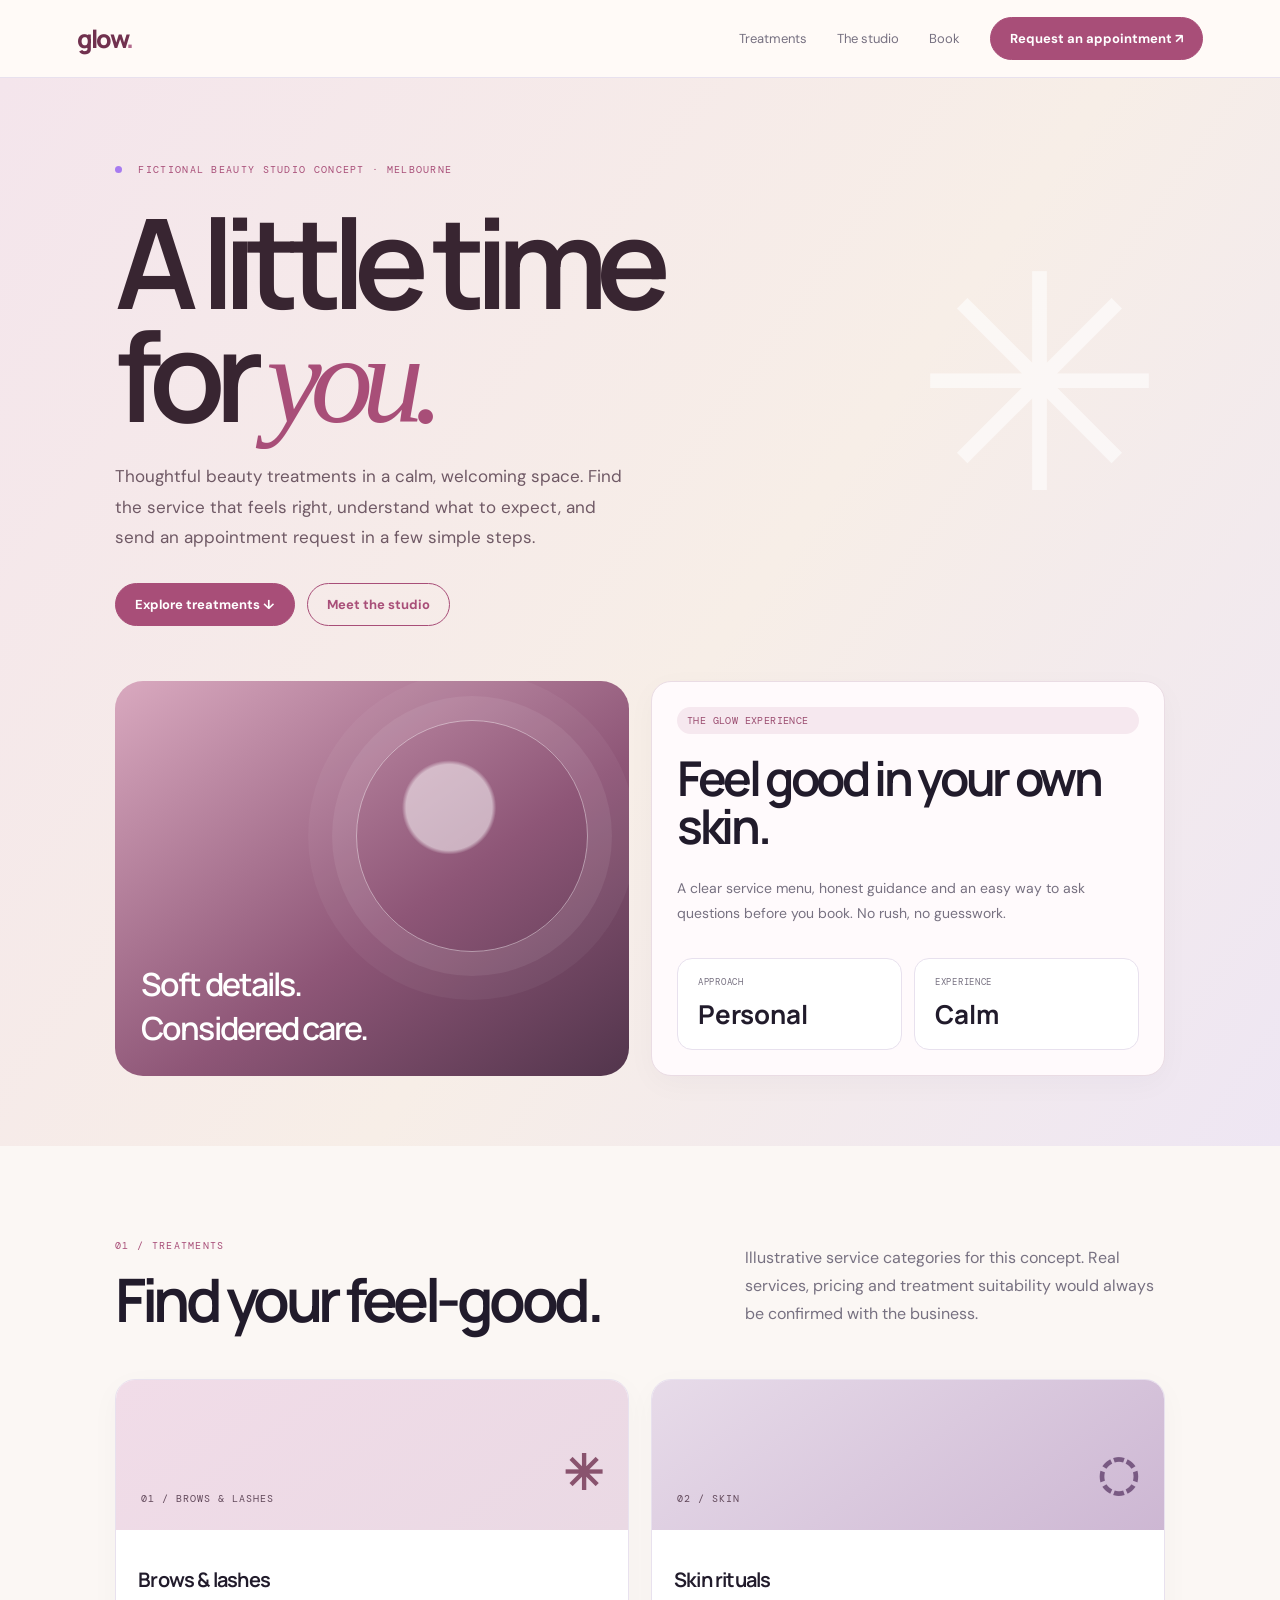
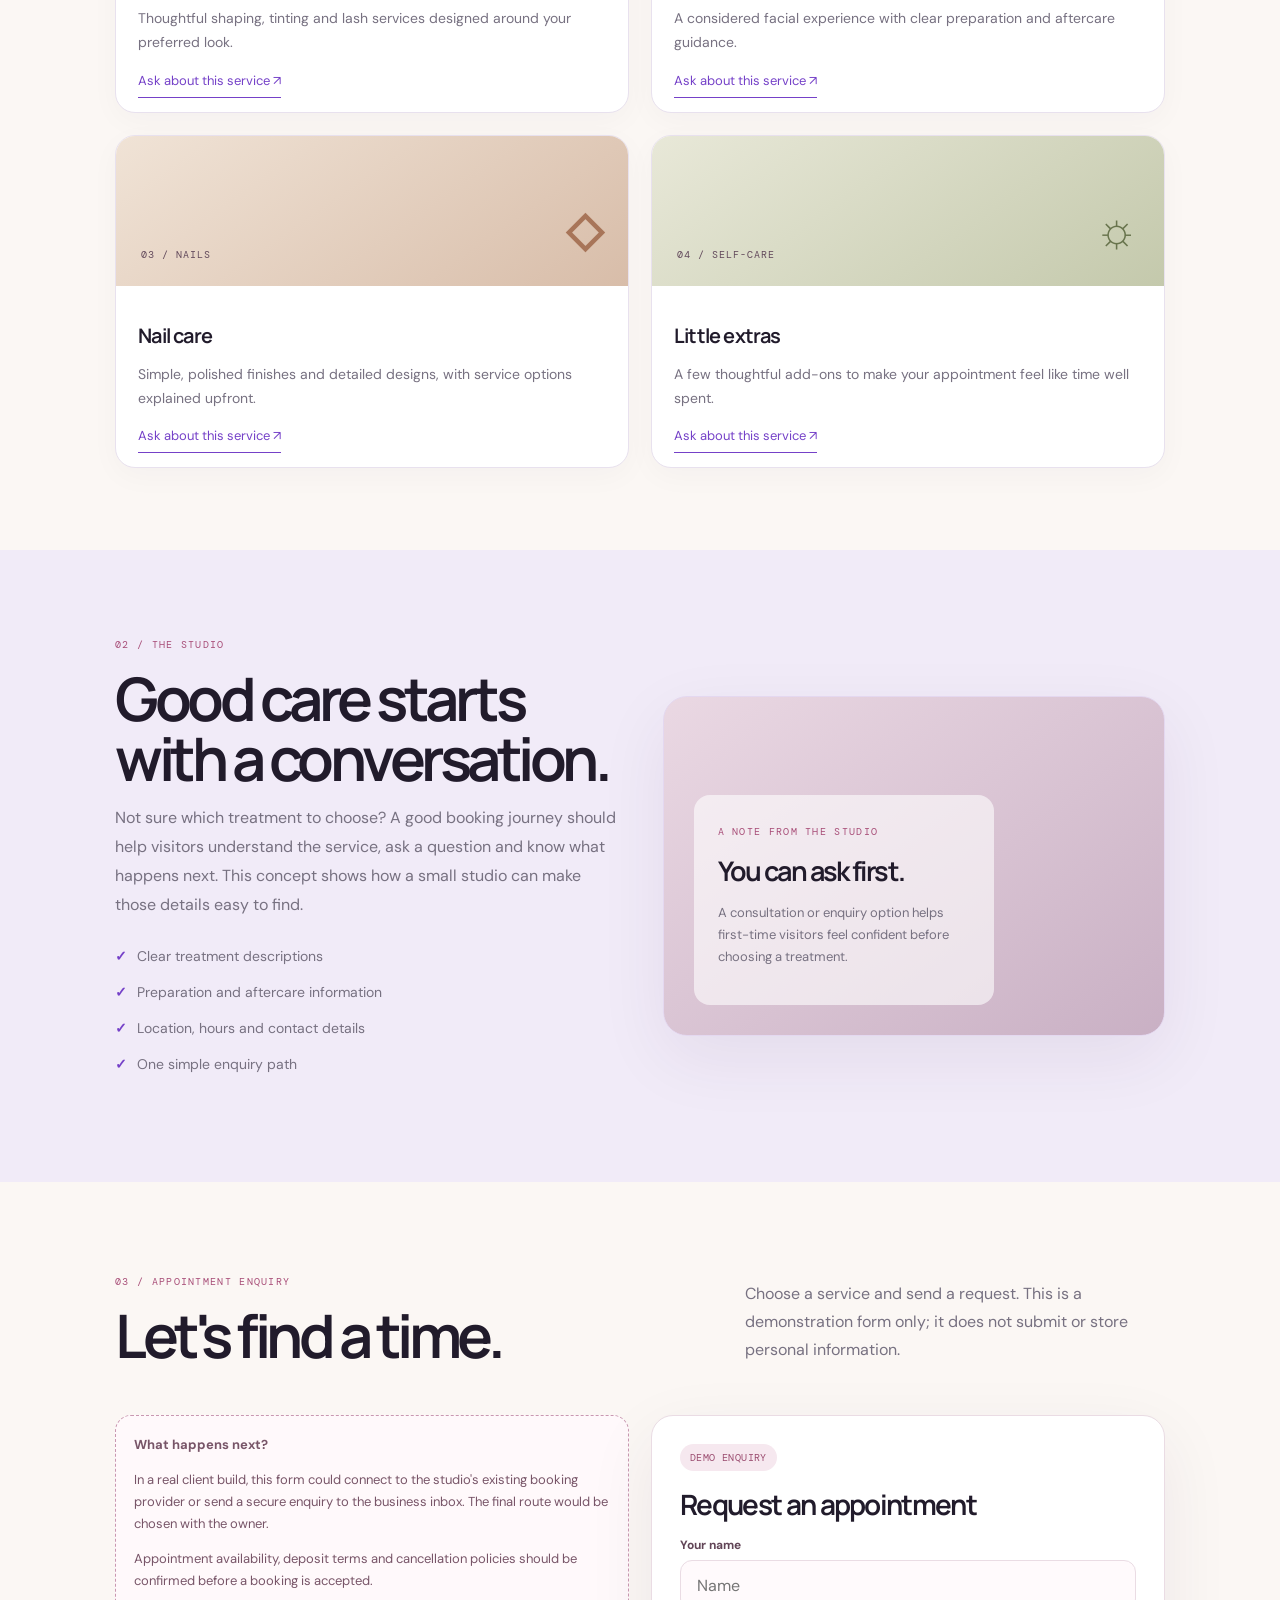
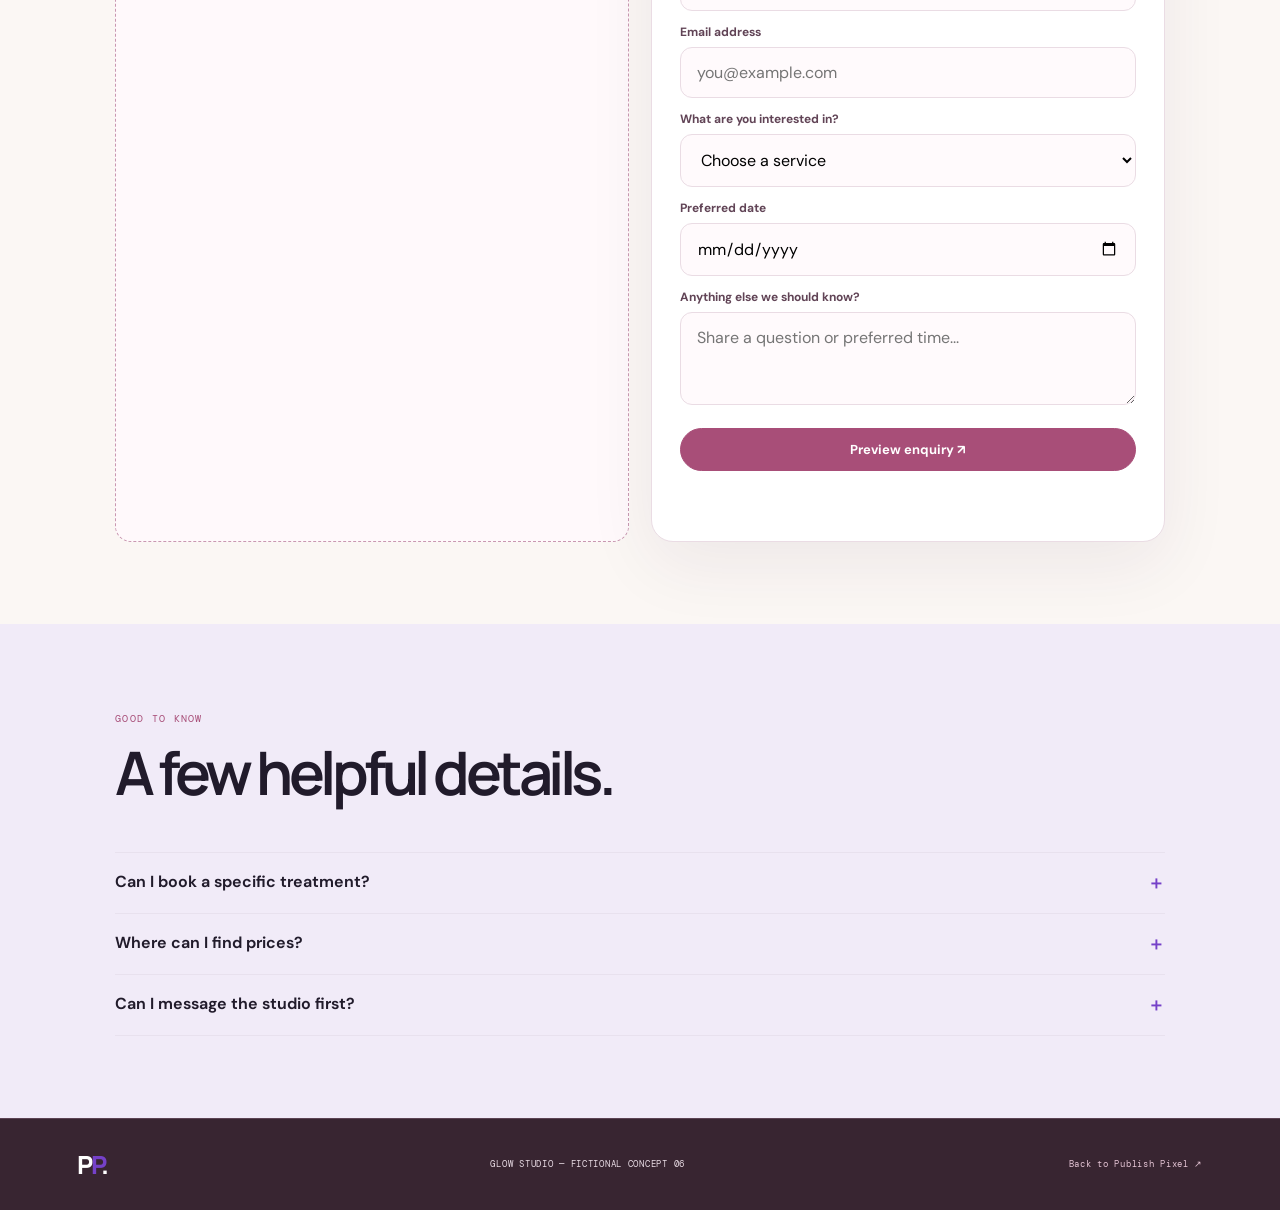
<file: 06-glow-studio/index.html>
<!doctype html>
<html lang="en">
<head>
<meta charset="utf-8">
<meta name="viewport" content="width=device-width,initial-scale=1">
<meta name="theme-color" content="#7541c8">
<meta name="description" content="Glow Studio — a fictional beauty studio website concept demonstrating service discovery and appointment enquiries.">
<title>Glow Studio — A little time for you</title>
<link rel="stylesheet" href="../shared.css?v=20261112-purple">
<style>
:root{--glow:#f1dce8;--rose:#a84e78;--rose-dark:#71314f;--cream:#fbf7f4}
body{background:var(--cream)}.glow-nav{background:#fffaf8e8}.glow-brand{color:#71314f}.glow-brand span{color:#b36a8d}
.glow-hero{padding:85px 9vw 70px;background:linear-gradient(125deg,#f4e5ec 0%,#f7eee7 55%,#eee6f3 100%);position:relative;overflow:hidden}
.glow-hero:after{content:"✳";position:absolute;right:9%;top:15%;font-size:clamp(120px,24vw,300px);color:#fff9;line-height:1;pointer-events:none}
.glow-hero h1{font:650 clamp(64px,10vw,125px)/.9 Manrope;letter-spacing:-.09em;max-width:850px;margin:30px 0 25px;color:#382531}
.glow-hero h1 em{font-family:Georgia,serif;font-weight:400;color:var(--rose)}
.glow-hero .hero-copy{max-width:520px;color:#6f5965}
.glow-kicker{color:var(--rose);font:10px 'DM Mono';letter-spacing:.13em}
.glow-btn{background:var(--rose);border-color:var(--rose)}.glow-btn:hover{background:var(--rose-dark)}
.glow-art{border-radius:28px;min-height:370px;background:radial-gradient(circle at 65% 32%,#fff8 0 10%,transparent 11%),linear-gradient(145deg,#d9a9bf,#8e5677 58%,#52354c);display:flex;align-items:end;padding:26px;color:white;position:relative;overflow:hidden}
.glow-art:before{content:"";position:absolute;width:230px;height:230px;border:1px solid #ffffff70;border-radius:50%;right:8%;top:10%;box-shadow:0 0 0 24px #ffffff12,0 0 0 48px #ffffff0b}
.glow-art strong{font:600 32px Manrope;letter-spacing:-.06em;position:relative}
.service-card{overflow:hidden;padding:0}.service-card .service-top{padding:25px;background:linear-gradient(145deg,#f1dce8,#ead9e4);min-height:150px;display:flex;align-items:end;justify-content:space-between}.service-card:nth-child(2) .service-top{background:linear-gradient(145deg,#e7dbe9,#cdb7d3)}.service-card:nth-child(3) .service-top{background:linear-gradient(145deg,#f0e3d6,#d8bda9)}.service-card:nth-child(4) .service-top{background:linear-gradient(145deg,#e8e8d8,#c4c9ac)}
.service-card .service-top span{font:10px 'DM Mono';letter-spacing:.1em;color:#62495b}.service-card .service-body{padding:22px}
.glow-note{border:1px dashed #c998b1;background:#fff9fb;border-radius:16px;padding:18px;color:#785568;font-size:13px;line-height:1.7}
.glow-form{background:#fff;border:1px solid #eadce4;border-radius:22px;padding:28px;box-shadow:var(--shadow)}
.glow-form label{display:block;font-size:12px;font-weight:700;margin:13px 0 7px;color:#614456}.glow-form .field{width:100%;background:#fffafc;border-color:#eadce4}
.glow-footer{background:#382531;color:#e9dce5;border-color:#5c4354}.glow-footer .brand{color:white}
@media(max-width:650px){.glow-hero{padding:68px 7vw 55px}.glow-hero:after{right:-4%;top:10%;opacity:.5}.glow-art{min-height:260px}.glow-form{padding:20px}}
</style>
</head>
<body>
<nav class="topbar glow-nav"><a class="brand glow-brand" href="../">glow<span>.</span></a><div class="navlinks"><a href="#treatments">Treatments</a><a href="#studio">The studio</a><a href="#booking">Book</a><a class="nav-cta glow-btn" href="#booking">Request an appointment ↗</a></div></nav>
<main>
<section class="glow-hero">
<div class="eyebrow glow-kicker"><i></i> FICTIONAL BEAUTY STUDIO CONCEPT · MELBOURNE</div>
<h1>A little time<br>for <em>you.</em></h1>
<p class="hero-copy">Thoughtful beauty treatments in a calm, welcoming space. Find the service that feels right, understand what to expect, and send an appointment request in a few simple steps.</p>
<div class="hero-actions"><a class="button glow-btn" href="#treatments">Explore treatments ↓</a><a class="button secondary" style="border-color:var(--rose);color:var(--rose)" href="#studio">Meet the studio</a></div>
<div class="grid-2" style="margin-top:55px;align-items:stretch"><div class="glow-art"><strong>Soft details.<br>Considered care.</strong></div><div class="panel" style="display:flex;flex-direction:column;justify-content:center;background:#fffafc;border-color:#eadce4"><span class="tag" style="background:#f6e8ef;color:#9b4d70">THE GLOW EXPERIENCE</span><h2 style="font:650 clamp(32px,4vw,48px)/1 Manrope;letter-spacing:-.07em;margin:20px 0 12px">Feel good in your own skin.</h2><p class="muted" style="line-height:1.8">A clear service menu, honest guidance and an easy way to ask questions before you book. No rush, no guesswork.</p><div class="stat-row" style="margin-top:18px"><div class="stat"><small>APPROACH</small><strong>Personal</strong></div><div class="stat"><small>EXPERIENCE</small><strong>Calm</strong></div></div></div></div>
</section>
<section class="section" id="treatments"><div class="section-heading"><div><span class="eyebrow glow-kicker">01 / TREATMENTS</span><h2>Find your feel-good.</h2></div><p>Illustrative service categories for this concept. Real services, pricing and treatment suitability would always be confirmed with the business.</p></div>
<div class="grid-2">
<article class="panel service-card"><div class="service-top"><span>01 / BROWS & LASHES</span><strong style="font-size:48px;color:#89536e">✳</strong></div><div class="service-body"><h3>Brows & lashes</h3><p class="muted">Thoughtful shaping, tinting and lash services designed around your preferred look.</p><a class="round-link" href="#booking">Ask about this service ↗</a></div></article>
<article class="panel service-card"><div class="service-top"><span>02 / SKIN</span><strong style="font-size:48px;color:#795a83">◌</strong></div><div class="service-body"><h3>Skin rituals</h3><p class="muted">A considered facial experience with clear preparation and aftercare guidance.</p><a class="round-link" href="#booking">Ask about this service ↗</a></div></article>
<article class="panel service-card"><div class="service-top"><span>03 / NAILS</span><strong style="font-size:48px;color:#a87559">◇</strong></div><div class="service-body"><h3>Nail care</h3><p class="muted">Simple, polished finishes and detailed designs, with service options explained upfront.</p><a class="round-link" href="#booking">Ask about this service ↗</a></div></article>
<article class="panel service-card"><div class="service-top"><span>04 / SELF-CARE</span><strong style="font-size:48px;color:#68744d">☼</strong></div><div class="service-body"><h3>Little extras</h3><p class="muted">A few thoughtful add-ons to make your appointment feel like time well spent.</p><a class="round-link" href="#booking">Ask about this service ↗</a></div></article>
</div></section>
<section class="section tint" id="studio"><div class="split"><div><span class="eyebrow glow-kicker">02 / THE STUDIO</span><h2>Good care starts with a conversation.</h2><p class="muted" style="line-height:1.8">Not sure which treatment to choose? A good booking journey should help visitors understand the service, ask a question and know what happens next. This concept shows how a small studio can make those details easy to find.</p><ul class="list-check"><li>Clear treatment descriptions</li><li>Preparation and aftercare information</li><li>Location, hours and contact details</li><li>One simple enquiry path</li></ul></div><div class="visual-card" style="background:linear-gradient(145deg,#ead8e3,#c9b0c4);min-height:340px;display:flex;align-items:end"><div style="background:#fff9;padding:24px;border-radius:16px;max-width:300px"><span class="eyebrow glow-kicker">A NOTE FROM THE STUDIO</span><h3 style="font:650 27px Manrope;letter-spacing:-.06em;margin:12px 0">You can ask first.</h3><p class="muted" style="font-size:13px;line-height:1.7">A consultation or enquiry option helps first-time visitors feel confident before choosing a treatment.</p></div></div></div></section>
<section class="section" id="booking"><div class="section-heading"><div><span class="eyebrow glow-kicker">03 / APPOINTMENT ENQUIRY</span><h2>Let's find a time.</h2></div><p>Choose a service and send a request. This is a demonstration form only; it does not submit or store personal information.</p></div>
<div class="grid-2"><div class="glow-note"><strong>What happens next?</strong><p>In a real client build, this form could connect to the studio's existing booking provider or send a secure enquiry to the business inbox. The final route would be chosen with the owner.</p><p>Appointment availability, deposit terms and cancellation policies should be confirmed before a booking is accepted.</p></div>
<form class="glow-form" id="bookingForm"><span class="tag" style="background:#f6e8ef;color:#9b4d70">DEMO ENQUIRY</span><h3 style="font:650 28px Manrope;letter-spacing:-.06em;margin:14px 0">Request an appointment</h3>
<label for="guestName">Your name</label><input class="field" id="guestName" name="name" required placeholder="Name">
<label for="guestEmail">Email address</label><input class="field" id="guestEmail" name="email" type="email" required placeholder="you@example.com">
<label for="service">What are you interested in?</label><select class="field" id="service" required><option value="">Choose a service</option><option>Brows & lashes</option><option>Skin rituals</option><option>Nail care</option><option>Little extras</option><option>Not sure yet — I'd like advice</option></select>
<label for="preferredDate">Preferred date</label><input class="field" id="preferredDate" type="date">
<label for="message">Anything else we should know?</label><textarea class="field" id="message" rows="3" placeholder="Share a question or preferred time..."></textarea>
<button class="button glow-btn" type="submit" style="margin-top:18px;width:100%">Preview enquiry ↗</button><p class="notice" id="formNotice" aria-live="polite"></p>
</form></div></section>
<section class="section tint"><div class="section-heading"><div><span class="eyebrow glow-kicker">GOOD TO KNOW</span><h2>A few helpful details.</h2></div></div><details><summary>Can I book a specific treatment?</summary><p>In a live version, each service would link to the correct appointment type or enquiry path. This concept does not have live availability.</p></details><details><summary>Where can I find prices?</summary><p>A production website should show confirmed service prices or clearly explain when a consultation is needed for a quote.</p></details><details><summary>Can I message the studio first?</summary><p>Yes. A real implementation can offer email, phone or the business's preferred messaging channel, with the owner's consent.</p></details></section>
</main>
<footer class="glow-footer"><a class="brand" href="../">P<span>P</span>.</a><span>GLOW STUDIO — FICTIONAL CONCEPT 06</span><a style="color:#e5c5d5" href="../">Back to Publish Pixel ↗</a></footer>
<script>
document.getElementById('bookingForm').addEventListener('submit',function(e){e.preventDefault();document.getElementById('formNotice').textContent='Demo only — no enquiry was sent and no details were saved.';});
</script>
</body></html>
</file>
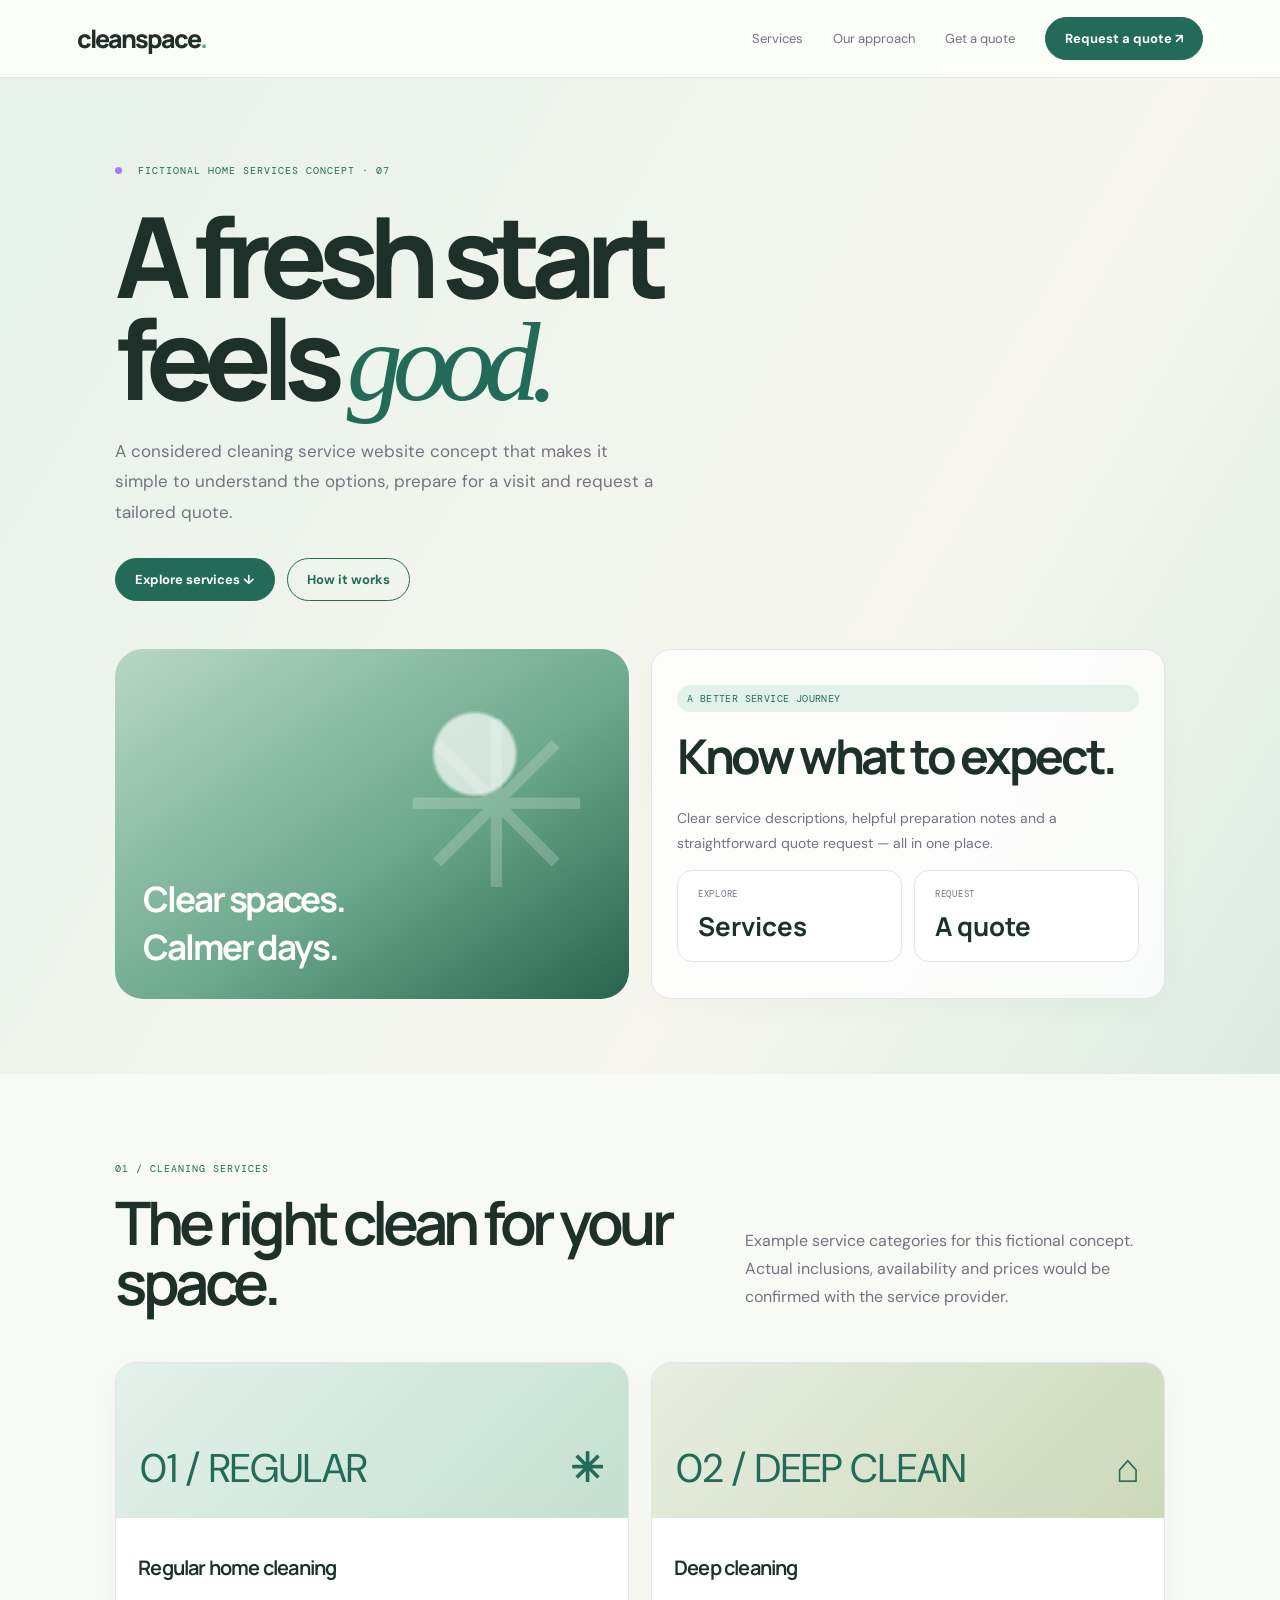
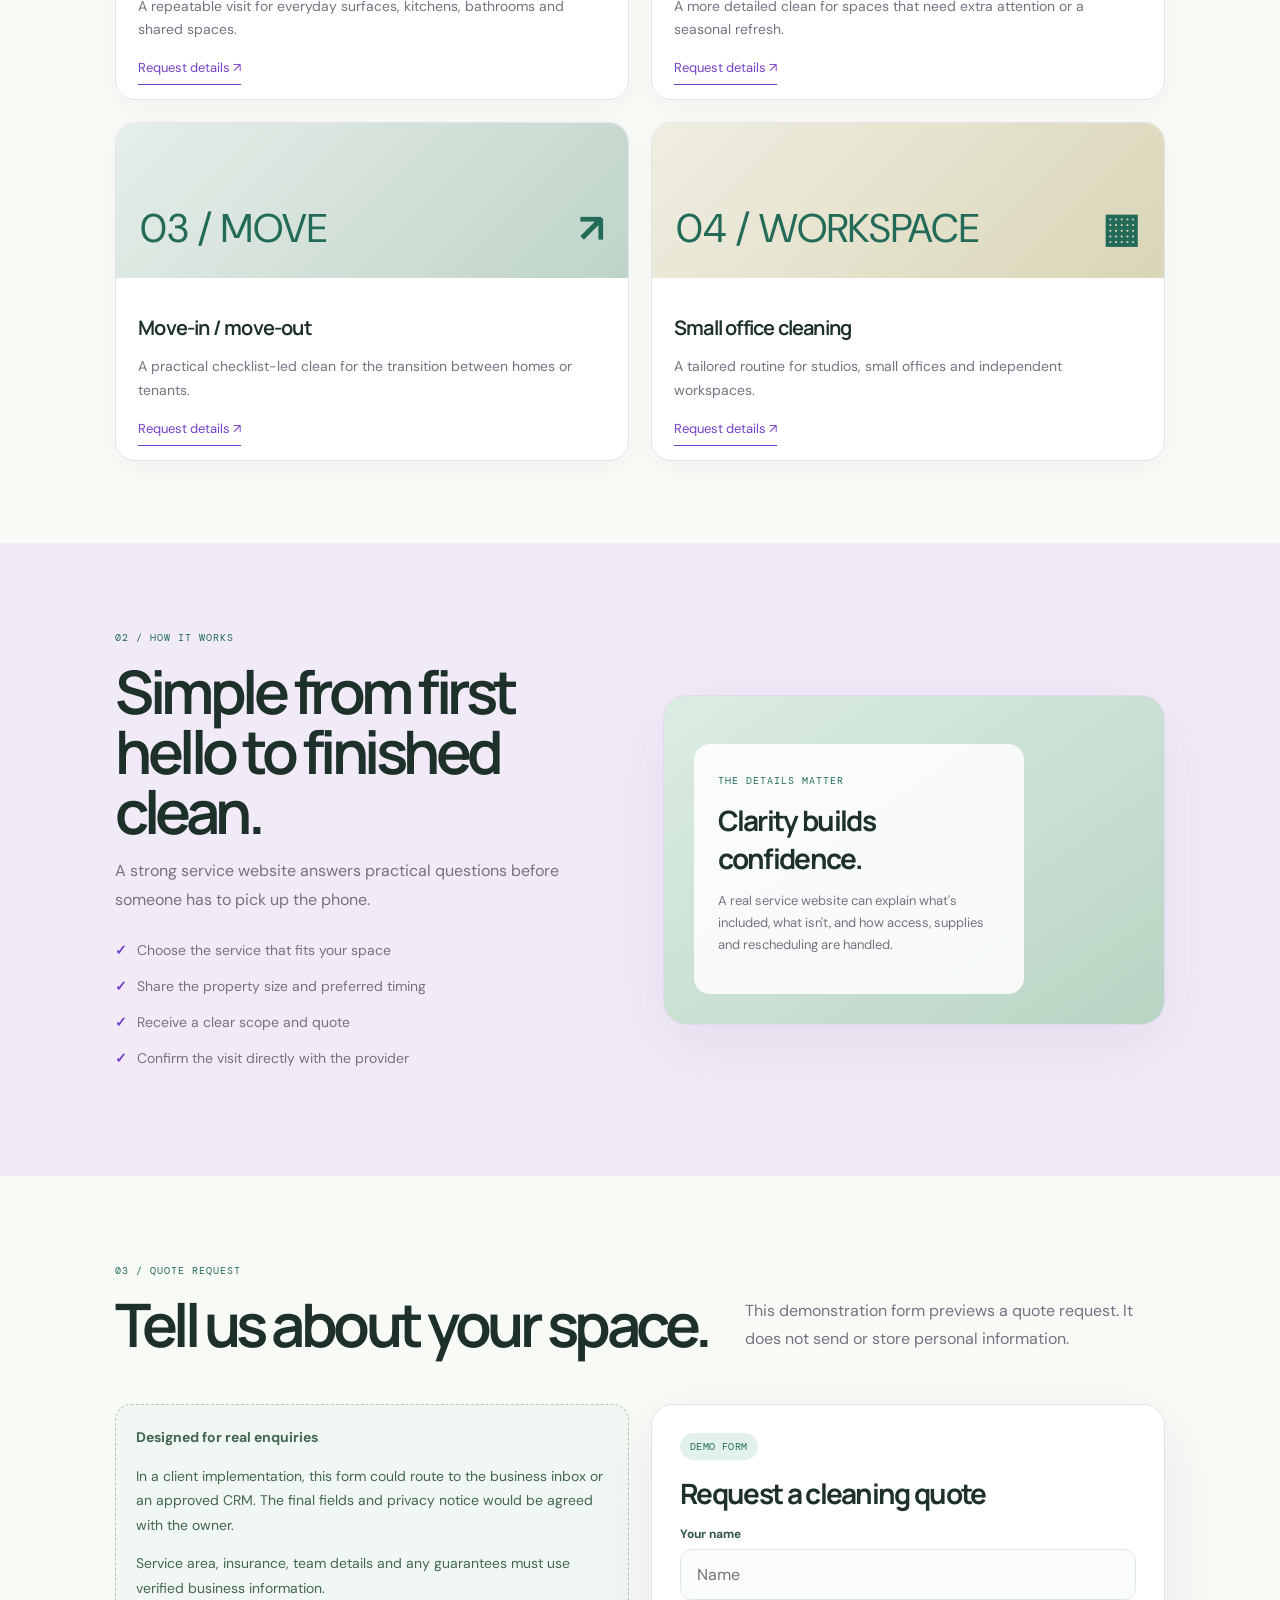
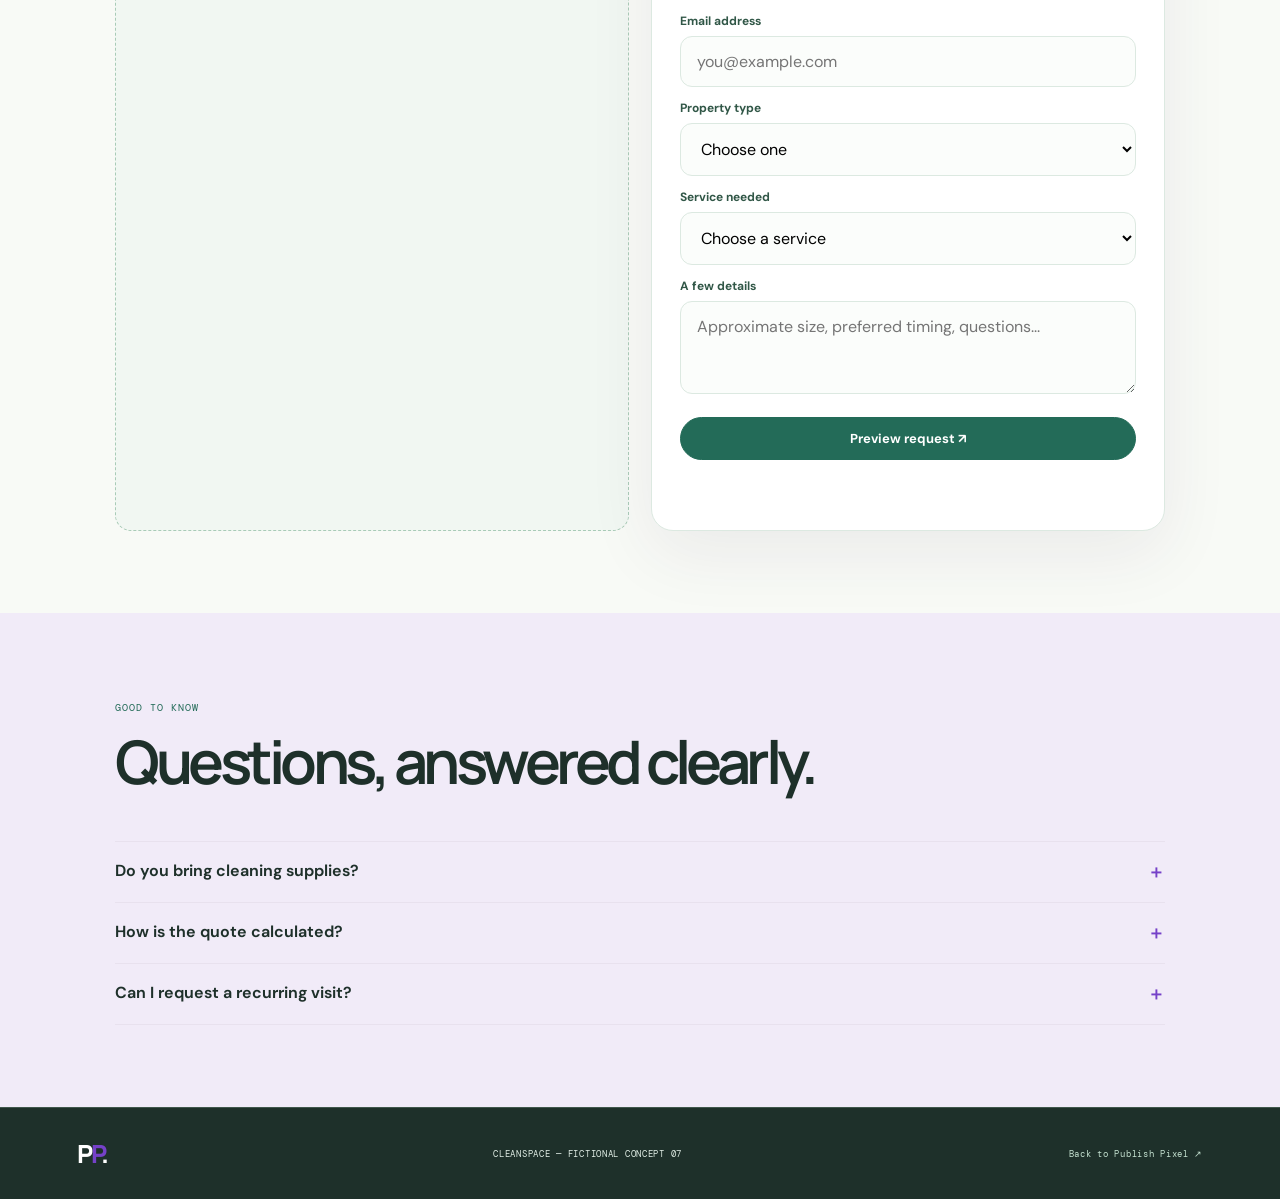
<file: 07-cleanspace/index.html>
<!doctype html>
<html lang="en"><head><meta charset="utf-8"><meta name="viewport" content="width=device-width,initial-scale=1"><meta name="theme-color" content="#236b58"><meta name="description" content="CleanSpace — fictional home cleaning service website concept by Publish Pixel."><title>CleanSpace — A clearer kind of clean</title><link rel="stylesheet" href="../shared.css?v=20261112-purple">
<style>
:root{--green:#236b58;--green-dark:#174638;--mint:#e3f1eb;--cream:#f8faf6;--ink:#1e302a}body{background:var(--cream);color:var(--ink)}.cs-nav{background:#fbfdf9ed}.cs-brand span{color:#60a88b}.cs-btn{background:var(--green);border-color:var(--green)}.cs-btn:hover{background:var(--green-dark)}.cs-hero{padding:86px 9vw 75px;background:linear-gradient(120deg,#e6f2eb,#f7f7ef 65%,#dcece3);overflow:hidden}.cs-hero h1{font:750 clamp(58px,9vw,112px)/.91 Manrope;letter-spacing:-.09em;max-width:850px;margin:28px 0 22px}.cs-hero h1 em{font-family:Georgia,serif;font-weight:400;color:var(--green)}.cs-hero .hero-copy{max-width:540px}.cs-kicker{color:var(--green)}.cs-art{min-height:350px;border-radius:28px;background:radial-gradient(circle at 70% 30%,#ffffffb0 0 9%,transparent 10%),linear-gradient(145deg,#b7d7c6,#6eaa8d 55%,#28634f);display:flex;align-items:end;padding:28px;color:#fff;position:relative;overflow:hidden}.cs-art:before{content:"✳";position:absolute;right:7%;top:3%;font-size:230px;color:#ffffff35}.cs-art strong{font:700 35px Manrope;letter-spacing:-.06em;position:relative}.cs-service{padding:0;overflow:hidden}.cs-service .art{min-height:155px;padding:24px;display:flex;align-items:end;justify-content:space-between;background:linear-gradient(135deg,#e3f1eb,#c4e0d0);font-size:40px;color:var(--green)}.cs-service:nth-child(2) .art{background:linear-gradient(135deg,#e8eee1,#cbd9b9)}.cs-service:nth-child(3) .art{background:linear-gradient(135deg,#e6eee9,#bfd4c8)}.cs-service:nth-child(4) .art{background:linear-gradient(135deg,#f0eee2,#d9d5b7)}.cs-service .body{padding:22px}.cs-form{background:#fff;border:1px solid #dce9e1;border-radius:22px;padding:28px;box-shadow:var(--shadow)}.cs-form label{display:block;font-size:12px;font-weight:700;margin:13px 0 7px;color:#315747}.cs-form .field{width:100%;background:#fbfdfb;border-color:#dce9e1}.cs-note{background:#f1f7f2;border:1px dashed #a9cbb7;border-radius:16px;padding:20px;color:#426653;line-height:1.75;font-size:14px}.cs-footer{background:#1e302a;color:#e1eee6;border-color:#41574c}.cs-footer .brand{color:#fff}@media(max-width:650px){.cs-hero{padding:65px 7vw 55px}.cs-art{min-height:250px}.cs-form{padding:20px}}
</style></head><body>
<nav class="topbar cs-nav"><a class="brand cs-brand" href="../">cleanspace<span>.</span></a><div class="navlinks"><a href="#services">Services</a><a href="#approach">Our approach</a><a href="#quote">Get a quote</a><a class="nav-cta cs-btn" href="#quote">Request a quote ↗</a></div></nav>
<main>
<section class="cs-hero"><div class="eyebrow cs-kicker"><i></i> FICTIONAL HOME SERVICES CONCEPT · 07</div><h1>A fresh start<br>feels <em>good.</em></h1><p class="hero-copy">A considered cleaning service website concept that makes it simple to understand the options, prepare for a visit and request a tailored quote.</p><div class="hero-actions"><a class="button cs-btn" href="#services">Explore services ↓</a><a class="button secondary" style="border-color:var(--green);color:var(--green)" href="#approach">How it works</a></div>
<div class="grid-2" style="margin-top:48px;align-items:stretch"><div class="cs-art"><strong>Clear spaces.<br>Calmer days.</strong></div><div class="panel" style="display:flex;flex-direction:column;justify-content:center;background:#ffffffc9"><span class="tag" style="background:var(--mint);color:var(--green)">A BETTER SERVICE JOURNEY</span><h2 style="font:700 clamp(32px,4vw,48px)/1 Manrope;letter-spacing:-.07em;margin:20px 0 12px">Know what to expect.</h2><p class="muted" style="line-height:1.8">Clear service descriptions, helpful preparation notes and a straightforward quote request — all in one place.</p><div class="stat-row"><div class="stat"><small>EXPLORE</small><strong>Services</strong></div><div class="stat"><small>REQUEST</small><strong>A quote</strong></div></div></div></div></section>
<section class="section" id="services"><div class="section-heading"><div><span class="eyebrow cs-kicker">01 / CLEANING SERVICES</span><h2>The right clean for your space.</h2></div><p>Example service categories for this fictional concept. Actual inclusions, availability and prices would be confirmed with the service provider.</p></div><div class="grid-2">
<article class="panel cs-service"><div class="art"><span>01 / REGULAR</span><b>✳</b></div><div class="body"><h3>Regular home cleaning</h3><p class="muted">A repeatable visit for everyday surfaces, kitchens, bathrooms and shared spaces.</p><a class="round-link" href="#quote">Request details ↗</a></div></article>
<article class="panel cs-service"><div class="art"><span>02 / DEEP CLEAN</span><b>⌂</b></div><div class="body"><h3>Deep cleaning</h3><p class="muted">A more detailed clean for spaces that need extra attention or a seasonal refresh.</p><a class="round-link" href="#quote">Request details ↗</a></div></article>
<article class="panel cs-service"><div class="art"><span>03 / MOVE</span><b>↗</b></div><div class="body"><h3>Move-in / move-out</h3><p class="muted">A practical checklist-led clean for the transition between homes or tenants.</p><a class="round-link" href="#quote">Request details ↗</a></div></article>
<article class="panel cs-service"><div class="art"><span>04 / WORKSPACE</span><b>▦</b></div><div class="body"><h3>Small office cleaning</h3><p class="muted">A tailored routine for studios, small offices and independent workspaces.</p><a class="round-link" href="#quote">Request details ↗</a></div></article>
</div></section>
<section class="section tint" id="approach"><div class="split"><div><span class="eyebrow cs-kicker">02 / HOW IT WORKS</span><h2>Simple from first hello to finished clean.</h2><p class="muted" style="line-height:1.8">A strong service website answers practical questions before someone has to pick up the phone.</p><ul class="list-check"><li>Choose the service that fits your space</li><li>Share the property size and preferred timing</li><li>Receive a clear scope and quote</li><li>Confirm the visit directly with the provider</li></ul></div><div class="visual-card" style="background:linear-gradient(145deg,#dcece3,#b9d5c4);min-height:330px;display:flex;align-items:end"><div style="background:#ffffffdf;padding:24px;border-radius:16px;max-width:330px"><span class="eyebrow cs-kicker">THE DETAILS MATTER</span><h3 style="font:700 28px Manrope;letter-spacing:-.06em;margin:12px 0">Clarity builds confidence.</h3><p class="muted" style="font-size:13px;line-height:1.7">A real service website can explain what's included, what isn't, and how access, supplies and rescheduling are handled.</p></div></div></div></section>
<section class="section" id="quote"><div class="section-heading"><div><span class="eyebrow cs-kicker">03 / QUOTE REQUEST</span><h2>Tell us about your space.</h2></div><p>This demonstration form previews a quote request. It does not send or store personal information.</p></div><div class="grid-2"><div class="cs-note"><strong>Designed for real enquiries</strong><p>In a client implementation, this form could route to the business inbox or an approved CRM. The final fields and privacy notice would be agreed with the owner.</p><p>Service area, insurance, team details and any guarantees must use verified business information.</p></div><form class="cs-form" id="quoteForm"><span class="tag" style="background:var(--mint);color:var(--green)">DEMO FORM</span><h3 style="font:700 28px Manrope;letter-spacing:-.06em;margin:14px 0">Request a cleaning quote</h3><label for="name">Your name</label><input class="field" id="name" required placeholder="Name"><label for="email">Email address</label><input class="field" id="email" type="email" required placeholder="you@example.com"><label for="type">Property type</label><select class="field" id="type" required><option value="">Choose one</option><option>House</option><option>Apartment</option><option>Small office</option><option>Other</option></select><label for="service">Service needed</label><select class="field" id="service" required><option value="">Choose a service</option><option>Regular cleaning</option><option>Deep cleaning</option><option>Move-in / move-out</option><option>Small office cleaning</option><option>Not sure yet</option></select><label for="details">A few details</label><textarea class="field" id="details" rows="3" placeholder="Approximate size, preferred timing, questions..."></textarea><button class="button cs-btn" type="submit" style="width:100%;margin-top:18px">Preview request ↗</button><p class="notice" id="notice" aria-live="polite"></p></form></div></section>
<section class="section tint"><div class="section-heading"><div><span class="eyebrow cs-kicker">GOOD TO KNOW</span><h2>Questions, answered clearly.</h2></div></div><details><summary>Do you bring cleaning supplies?</summary><p>A live website should state the provider's actual equipment and product policy, including any customer preferences.</p></details><details><summary>How is the quote calculated?</summary><p>Pricing can depend on property size, condition, service type and location. The real business should explain its quote process.</p></details><details><summary>Can I request a recurring visit?</summary><p>A production enquiry flow can capture preferred frequency and pass it to the service provider for confirmation.</p></details></section>
</main><footer class="cs-footer"><a class="brand" href="../">P<span>P</span>.</a><span>CLEANSPACE — FICTIONAL CONCEPT 07</span><a style="color:#c5e2d1" href="../">Back to Publish Pixel ↗</a></footer>
<script>document.getElementById('quoteForm').addEventListener('submit',function(e){e.preventDefault();document.getElementById('notice').textContent='Demo only — no request was sent and no details were saved.';});</script></body></html>
</file>
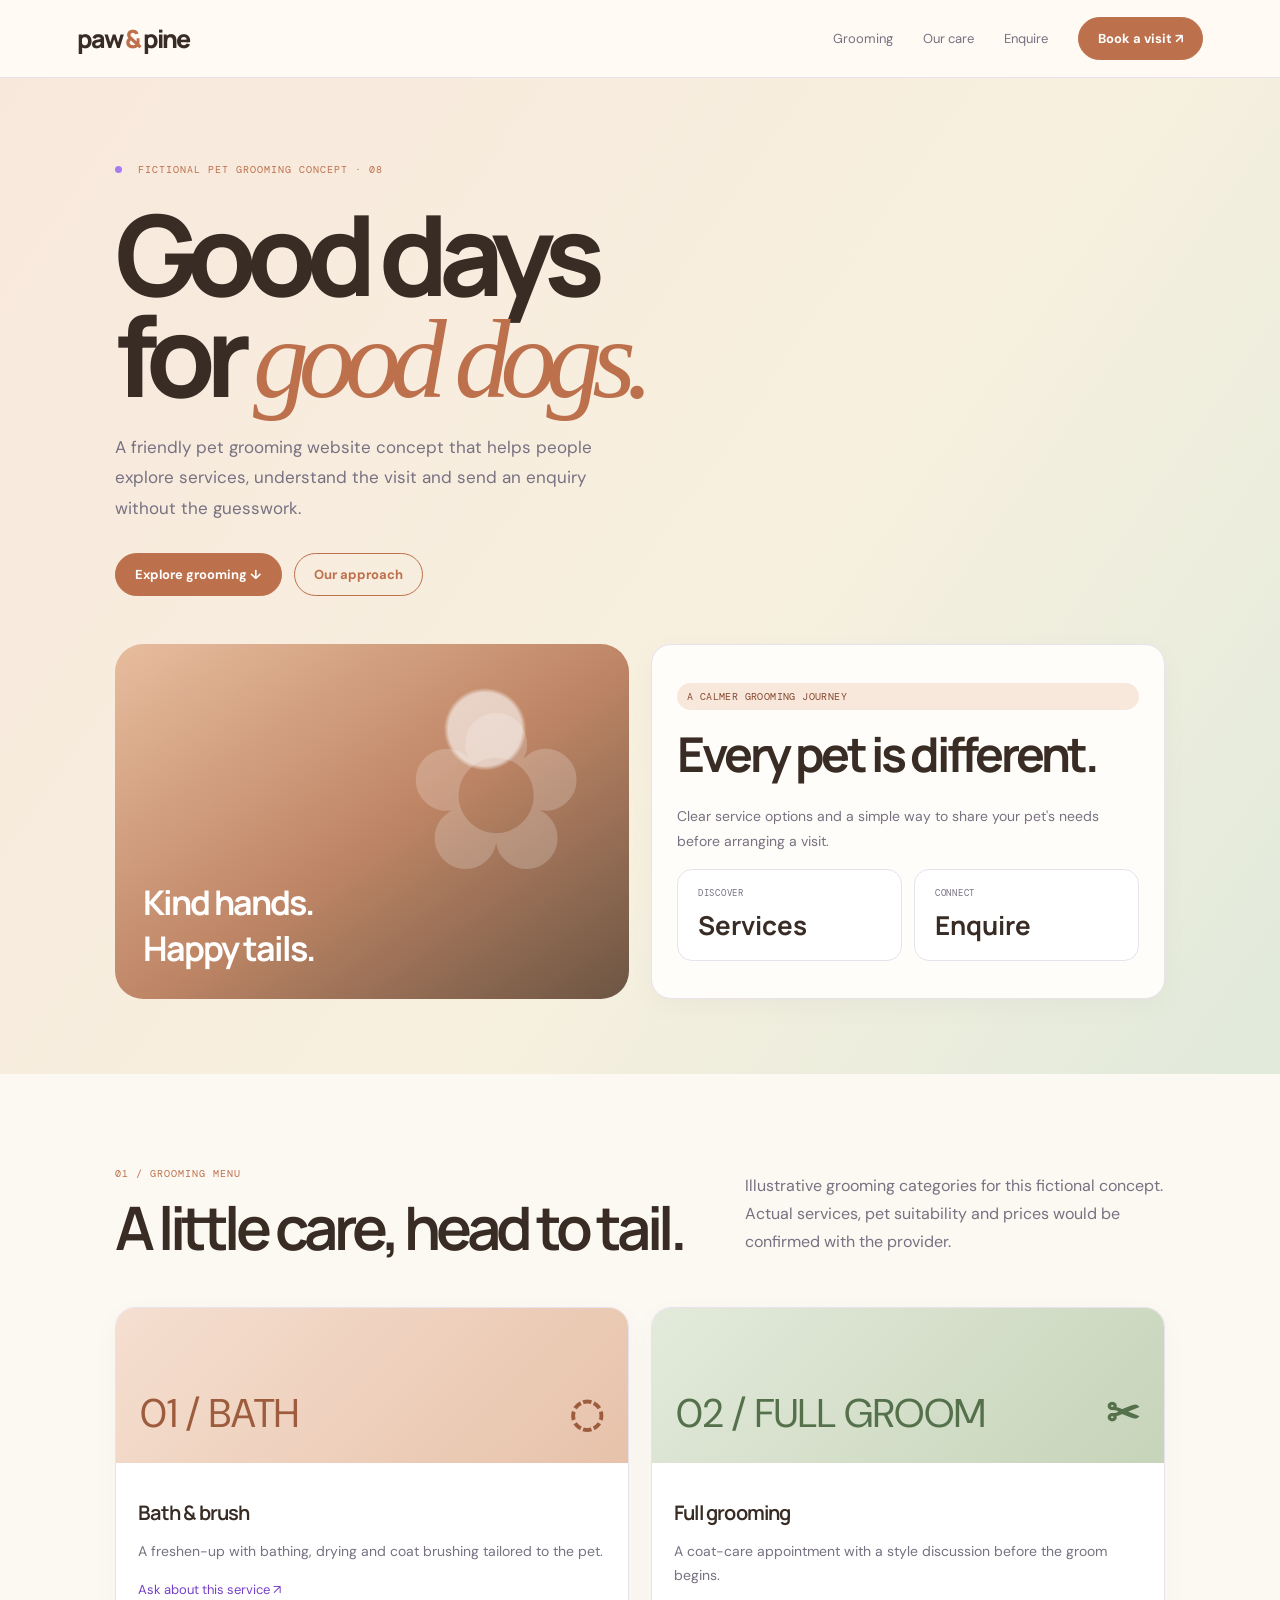
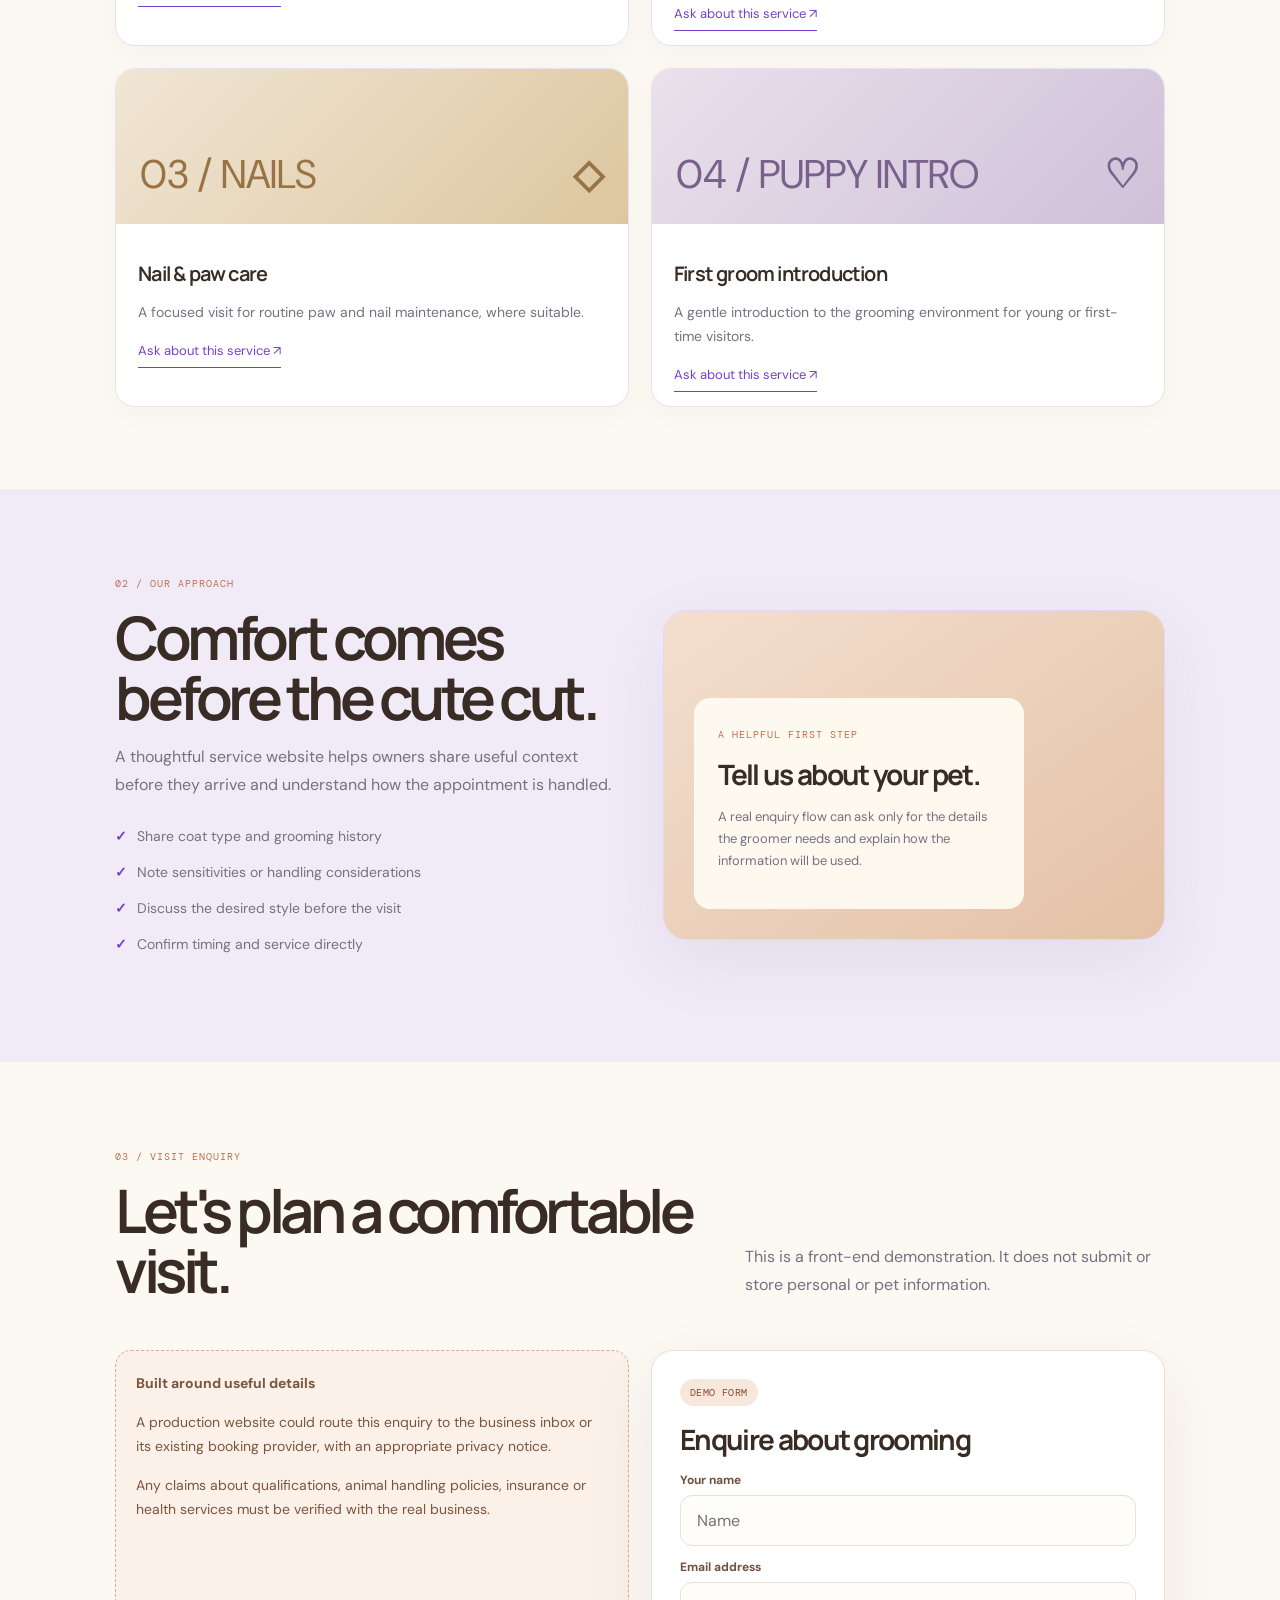
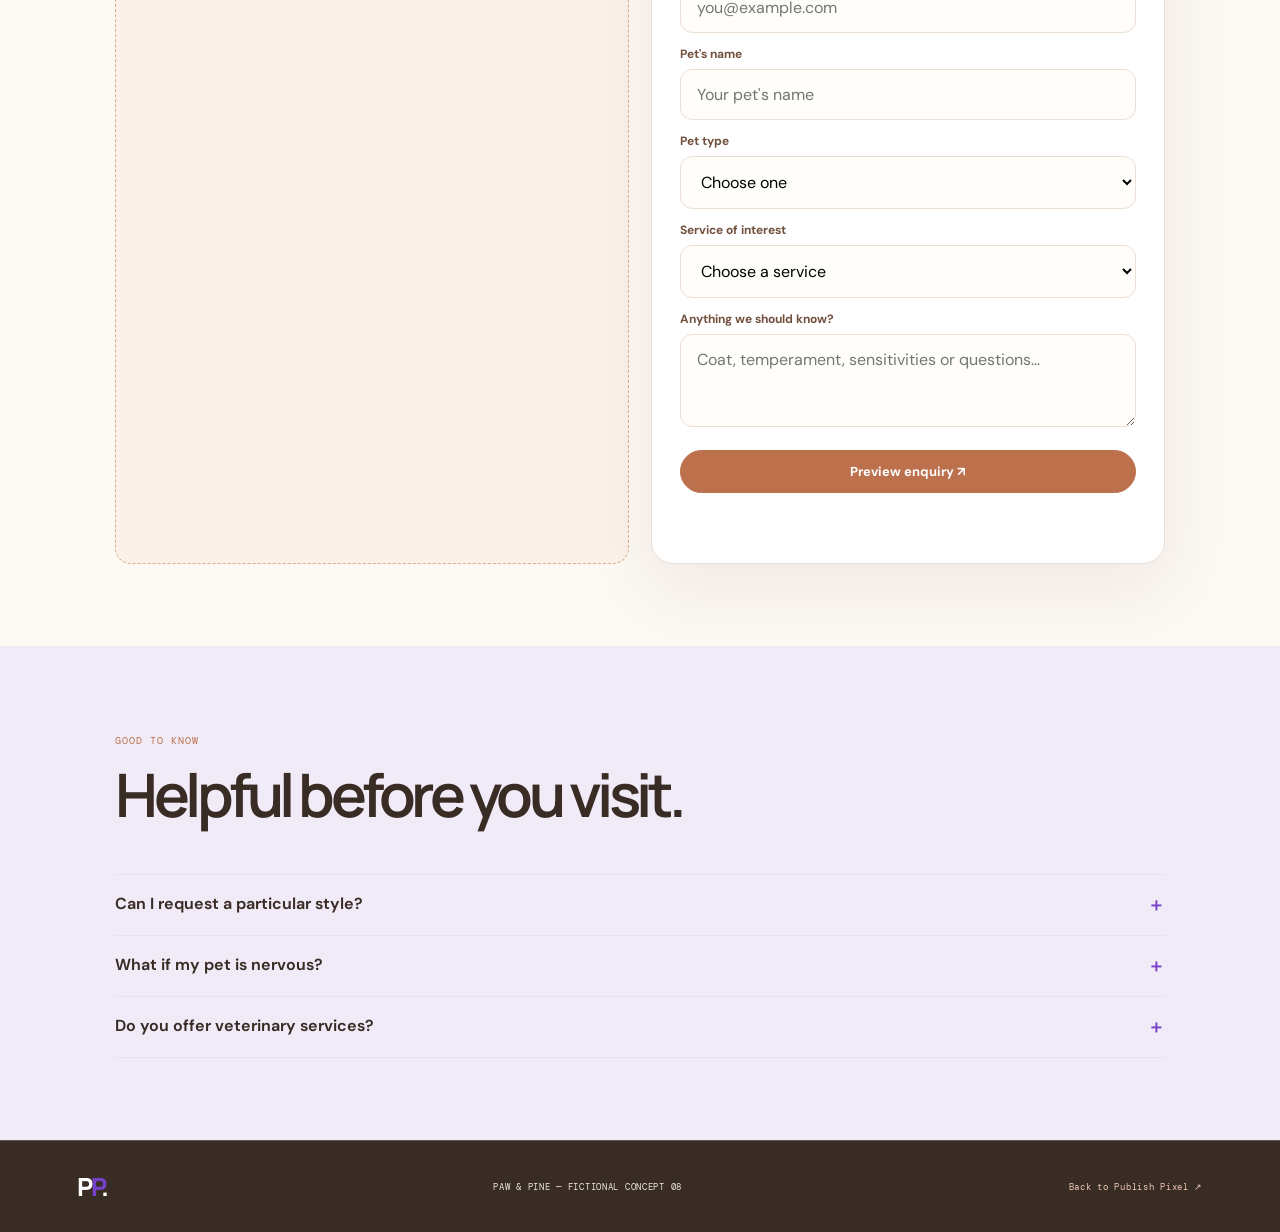
<file: 08-paw-and-pine/index.html>
<!doctype html>
<html lang="en"><head><meta charset="utf-8"><meta name="viewport" content="width=device-width,initial-scale=1"><meta name="theme-color" content="#bd704c"><meta name="description" content="Paw & Pine — fictional pet grooming website concept by Publish Pixel."><title>Paw & Pine — Good days for good dogs</title><link rel="stylesheet" href="../shared.css?v=20261112-purple">
<style>
:root{--rust:#bd704c;--rust-dark:#85482f;--peach:#f8e8dc;--sage:#dce8d8;--cream:#fcf8f2;--ink:#382c25}body{background:var(--cream);color:var(--ink)}.pp-nav{background:#fffaf4ed}.pp-brand span{color:var(--rust)}.pp-btn{background:var(--rust);border-color:var(--rust)}.pp-btn:hover{background:var(--rust-dark)}.pp-hero{padding:85px 9vw 75px;background:linear-gradient(125deg,#f8e8dc,#f7f0df 58%,#e1eadb);overflow:hidden}.pp-hero h1{font:750 clamp(58px,9vw,112px)/.9 Manrope;letter-spacing:-.09em;max-width:850px;margin:28px 0 22px}.pp-hero h1 em{font-family:Georgia,serif;font-weight:400;color:var(--rust)}.pp-hero .hero-copy{max-width:530px}.pp-kicker{color:var(--rust)}.pp-art{min-height:355px;border-radius:28px;background:radial-gradient(circle at 72% 24%,#fff9 0 8%,transparent 9%),linear-gradient(145deg,#e7bd9e,#bf8666 52%,#6c5543);display:flex;align-items:end;padding:28px;color:white;position:relative;overflow:hidden}.pp-art:before{content:"✿";position:absolute;right:8%;top:2%;font-size:220px;color:#ffffff35}.pp-art strong{font:700 34px Manrope;letter-spacing:-.06em;position:relative}.pp-service{padding:0;overflow:hidden}.pp-service .art{min-height:155px;padding:24px;display:flex;align-items:end;justify-content:space-between;background:linear-gradient(135deg,#f5dfd0,#e7c2aa);font-size:40px;color:#9d5c3d}.pp-service:nth-child(2) .art{background:linear-gradient(135deg,#e3eadb,#c6d4b9);color:#54714c}.pp-service:nth-child(3) .art{background:linear-gradient(135deg,#f0e6d5,#ddc69f);color:#977346}.pp-service:nth-child(4) .art{background:linear-gradient(135deg,#e9e1ec,#cfc0d8);color:#79618b}.pp-service .body{padding:22px}.pp-form{background:#fff;border:1px solid #ecdfd3;border-radius:22px;padding:28px;box-shadow:var(--shadow)}.pp-form label{display:block;font-size:12px;font-weight:700;margin:13px 0 7px;color:#72503e}.pp-form .field{width:100%;background:#fffdfa;border-color:#ecdfd3}.pp-note{background:#fbf1e8;border:1px dashed #d9ad91;border-radius:16px;padding:20px;color:#79563f;line-height:1.75;font-size:14px}.pp-footer{background:#382c25;color:#f3e7dc;border-color:#66564a}.pp-footer .brand{color:#fff}@media(max-width:650px){.pp-hero{padding:65px 7vw 55px}.pp-art{min-height:250px}.pp-form{padding:20px}}
</style></head><body>
<nav class="topbar pp-nav"><a class="brand pp-brand" href="../">paw <span>&</span> pine</a><div class="navlinks"><a href="#grooming">Grooming</a><a href="#care">Our care</a><a href="#request">Enquire</a><a class="nav-cta pp-btn" href="#request">Book a visit ↗</a></div></nav>
<main>
<section class="pp-hero"><div class="eyebrow pp-kicker"><i></i> FICTIONAL PET GROOMING CONCEPT · 08</div><h1>Good days<br>for <em>good dogs.</em></h1><p class="hero-copy">A friendly pet grooming website concept that helps people explore services, understand the visit and send an enquiry without the guesswork.</p><div class="hero-actions"><a class="button pp-btn" href="#grooming">Explore grooming ↓</a><a class="button secondary" style="border-color:var(--rust);color:var(--rust)" href="#care">Our approach</a></div><div class="grid-2" style="margin-top:48px;align-items:stretch"><div class="pp-art"><strong>Kind hands.<br>Happy tails.</strong></div><div class="panel" style="display:flex;flex-direction:column;justify-content:center;background:#fffdf9"><span class="tag" style="background:var(--peach);color:var(--rust-dark)">A CALMER GROOMING JOURNEY</span><h2 style="font:700 clamp(32px,4vw,48px)/1 Manrope;letter-spacing:-.07em;margin:20px 0 12px">Every pet is different.</h2><p class="muted" style="line-height:1.8">Clear service options and a simple way to share your pet's needs before arranging a visit.</p><div class="stat-row"><div class="stat"><small>DISCOVER</small><strong>Services</strong></div><div class="stat"><small>CONNECT</small><strong>Enquire</strong></div></div></div></div></section>
<section class="section" id="grooming"><div class="section-heading"><div><span class="eyebrow pp-kicker">01 / GROOMING MENU</span><h2>A little care, head to tail.</h2></div><p>Illustrative grooming categories for this fictional concept. Actual services, pet suitability and prices would be confirmed with the provider.</p></div><div class="grid-2">
<article class="panel pp-service"><div class="art"><span>01 / BATH</span><b>◌</b></div><div class="body"><h3>Bath & brush</h3><p class="muted">A freshen-up with bathing, drying and coat brushing tailored to the pet.</p><a class="round-link" href="#request">Ask about this service ↗</a></div></article>
<article class="panel pp-service"><div class="art"><span>02 / FULL GROOM</span><b>✂</b></div><div class="body"><h3>Full grooming</h3><p class="muted">A coat-care appointment with a style discussion before the groom begins.</p><a class="round-link" href="#request">Ask about this service ↗</a></div></article>
<article class="panel pp-service"><div class="art"><span>03 / NAILS</span><b>◇</b></div><div class="body"><h3>Nail & paw care</h3><p class="muted">A focused visit for routine paw and nail maintenance, where suitable.</p><a class="round-link" href="#request">Ask about this service ↗</a></div></article>
<article class="panel pp-service"><div class="art"><span>04 / PUPPY INTRO</span><b>♡</b></div><div class="body"><h3>First groom introduction</h3><p class="muted">A gentle introduction to the grooming environment for young or first-time visitors.</p><a class="round-link" href="#request">Ask about this service ↗</a></div></article>
</div></section>
<section class="section tint" id="care"><div class="split"><div><span class="eyebrow pp-kicker">02 / OUR APPROACH</span><h2>Comfort comes before the cute cut.</h2><p class="muted" style="line-height:1.8">A thoughtful service website helps owners share useful context before they arrive and understand how the appointment is handled.</p><ul class="list-check"><li>Share coat type and grooming history</li><li>Note sensitivities or handling considerations</li><li>Discuss the desired style before the visit</li><li>Confirm timing and service directly</li></ul></div><div class="visual-card" style="background:linear-gradient(145deg,#f3dfcf,#e4c1a6);min-height:330px;display:flex;align-items:end"><div style="background:#fffdf4e8;padding:24px;border-radius:16px;max-width:330px"><span class="eyebrow pp-kicker">A HELPFUL FIRST STEP</span><h3 style="font:700 28px Manrope;letter-spacing:-.06em;margin:12px 0">Tell us about your pet.</h3><p class="muted" style="font-size:13px;line-height:1.7">A real enquiry flow can ask only for the details the groomer needs and explain how the information will be used.</p></div></div></div></section>
<section class="section" id="request"><div class="section-heading"><div><span class="eyebrow pp-kicker">03 / VISIT ENQUIRY</span><h2>Let's plan a comfortable visit.</h2></div><p>This is a front-end demonstration. It does not submit or store personal or pet information.</p></div><div class="grid-2"><div class="pp-note"><strong>Built around useful details</strong><p>A production website could route this enquiry to the business inbox or its existing booking provider, with an appropriate privacy notice.</p><p>Any claims about qualifications, animal handling policies, insurance or health services must be verified with the real business.</p></div><form class="pp-form" id="petForm"><span class="tag" style="background:var(--peach);color:var(--rust-dark)">DEMO FORM</span><h3 style="font:700 28px Manrope;letter-spacing:-.06em;margin:14px 0">Enquire about grooming</h3><label for="owner">Your name</label><input class="field" id="owner" required placeholder="Name"><label for="email">Email address</label><input class="field" id="email" type="email" required placeholder="you@example.com"><label for="pet">Pet's name</label><input class="field" id="pet" required placeholder="Your pet's name"><label for="kind">Pet type</label><select class="field" id="kind" required><option value="">Choose one</option><option>Dog</option><option>Cat</option><option>Other — please ask</option></select><label for="service">Service of interest</label><select class="field" id="service" required><option value="">Choose a service</option><option>Bath & brush</option><option>Full grooming</option><option>Nail & paw care</option><option>First groom introduction</option><option>Not sure yet</option></select><label for="notes">Anything we should know?</label><textarea class="field" id="notes" rows="3" placeholder="Coat, temperament, sensitivities or questions..."></textarea><button class="button pp-btn" type="submit" style="width:100%;margin-top:18px">Preview enquiry ↗</button><p class="notice" id="notice" aria-live="polite"></p></form></div></section>
<section class="section tint"><div class="section-heading"><div><span class="eyebrow pp-kicker">GOOD TO KNOW</span><h2>Helpful before you visit.</h2></div></div><details><summary>Can I request a particular style?</summary><p>A real groomer can discuss coat condition, practical options and the style that is suitable for the individual pet.</p></details><details><summary>What if my pet is nervous?</summary><p>The live business should explain its actual handling approach and discuss any concerns with the owner before confirming an appointment.</p></details><details><summary>Do you offer veterinary services?</summary><p>This concept is for grooming enquiries only and does not represent veterinary or medical care.</p></details></section>
</main><footer class="pp-footer"><a class="brand" href="../">P<span>P</span>.</a><span>PAW & PINE — FICTIONAL CONCEPT 08</span><a style="color:#f0cbb7" href="../">Back to Publish Pixel ↗</a></footer>
<script>document.getElementById('petForm').addEventListener('submit',function(e){e.preventDefault();document.getElementById('notice').textContent='Demo only — no enquiry was sent and no details were saved.';});</script></body></html>
</file>
<file: shared.css>
@import url('https://fonts.googleapis.com/css2?family=DM+Mono:wght@400;500&family=DM+Sans:wght@400;500;600;700&family=Manrope:wght@400;500;600;700;800&display=swap');
:root{--ink:#211b2b;--muted:#777181;--paper:#faf8fc;--line:#e8e1ee;--purple:#7541c8;--purple-dark:#54269e;--purple-soft:#eee7fa;--purple-bright:#a77bf0;--radius:20px;--shadow:0 22px 70px #35204b12}
*{box-sizing:border-box}html{scroll-behavior:smooth;scroll-padding-top:90px}body{margin:0;background:var(--paper);color:var(--ink);font-family:'DM Sans',sans-serif}a{color:inherit;text-decoration:none}button,input,select,textarea{font:inherit}button,a{ -webkit-tap-highlight-color:transparent}.topbar{height:78px;padding:0 6vw;display:flex;align-items:center;justify-content:space-between;border-bottom:1px solid var(--line);background:#ffffffd9;backdrop-filter:blur(16px);position:sticky;top:0;z-index:20}.brand{font:800 25px Manrope;letter-spacing:-2px}.brand span{color:var(--purple)}.navlinks{display:flex;align-items:center;gap:30px;font-size:13px}.navlinks a:not(.nav-cta){color:var(--muted)}.navlinks a:hover{color:var(--purple)}.nav-cta,.button{display:inline-flex;align-items:center;justify-content:center;gap:9px;padding:12px 19px;border:1px solid var(--purple);border-radius:99px;background:var(--purple);color:white;font-size:13px;font-weight:700;transition:.2s}.nav-cta:hover,.button:hover{background:var(--purple-dark);transform:translateY(-2px)}.button.secondary{background:transparent;color:var(--purple)}.eyebrow,.card-top,.section-head,.project-meta{font:10px 'DM Mono',monospace;letter-spacing:.1em;text-transform:uppercase;color:var(--purple)}.eyebrow i{display:inline-block;width:7px;height:7px;border-radius:50%;background:var(--purple-bright);margin-right:9px}.hero{padding:100px 9vw 85px;position:relative;overflow:hidden}.hero h1{font:700 clamp(60px,10vw,132px)/.92 Manrope;letter-spacing:-.09em;margin:35px 0 24px;max-width:1000px}.hero h1 em,.display-serif{font-family:Georgia,serif;font-weight:400}.hero-copy{max-width:540px;color:var(--muted);font-size:17px;line-height:1.8}.hero-actions{display:flex;gap:12px;flex-wrap:wrap;margin-top:30px}.hero-panel{margin:60px auto 0;max-width:1120px;border:1px solid var(--line);border-radius:var(--radius);background:white;padding:26px;box-shadow:var(--shadow)}.section{padding:82px 9vw}.section.tint{background:#f1ebf8}.section.dark{background:#241b31;color:#fff}.section-heading{display:flex;justify-content:space-between;align-items:end;gap:25px;margin-bottom:35px}.section-heading h2,.section h2{font:650 clamp(34px,5vw,60px)/1 Manrope;letter-spacing:-.075em;margin:15px 0}.section-heading p{max-width:420px;color:var(--muted);line-height:1.75}.grid-2{display:grid;grid-template-columns:repeat(2,minmax(0,1fr));gap:22px}.grid-3{display:grid;grid-template-columns:repeat(3,minmax(0,1fr));gap:18px}.grid-4{display:grid;grid-template-columns:repeat(4,minmax(0,1fr));gap:16px}.panel,.feature-card,.price-card,.quote-card{background:#fff;border:1px solid var(--line);border-radius:var(--radius);padding:25px;box-shadow:0 8px 30px #2b183008}.feature-card h3,.panel h3{font:650 20px Manrope;letter-spacing:-.04em;margin:14px 0 8px}.feature-card p,.panel p{color:var(--muted);line-height:1.7;font-size:14px}.icon-tile{width:42px;height:42px;display:grid;place-items:center;background:var(--purple-soft);color:var(--purple);border-radius:13px;font-size:19px}.metric{font:750 36px Manrope;letter-spacing:-.07em}.muted{color:var(--muted)}.tag{display:inline-flex;padding:7px 10px;background:var(--purple-soft);color:var(--purple);border-radius:99px;font:10px 'DM Mono';letter-spacing:.04em}.split{display:grid;grid-template-columns:1fr 1fr;gap:45px;align-items:center}.visual-card{background:linear-gradient(145deg,#f0e8fa,#ded0f2);border:1px solid #e4d8f0;border-radius:24px;padding:30px;min-height:300px;box-shadow:var(--shadow)}.stat-row{display:flex;gap:12px;flex-wrap:wrap}.stat{background:#fff;border:1px solid var(--line);padding:17px 20px;border-radius:15px;flex:1;min-width:120px}.stat small{display:block;color:var(--muted);font:9px 'DM Mono';letter-spacing:.08em}.stat strong{display:block;font:700 26px Manrope;margin-top:8px}.list-check{list-style:none;padding:0;margin:18px 0}.list-check li{padding:9px 0;color:var(--muted);font-size:14px}.list-check li:before{content:'✓';color:var(--purple);font-weight:800;margin-right:10px}.price-card{padding:30px}.price-card.featured{border:2px solid var(--purple);box-shadow:0 18px 55px #7541c820}.price{font:750 48px Manrope;letter-spacing:-.08em;margin:15px 0}.price small{font:13px 'DM Sans';letter-spacing:0;color:var(--muted)}details{border-top:1px solid var(--line);padding:18px 0}details:last-child{border-bottom:1px solid var(--line)}summary{cursor:pointer;font-weight:650;list-style:none;display:flex;justify-content:space-between;gap:15px}summary::-webkit-details-marker{display:none}summary:after{content:'＋';color:var(--purple);font-size:18px}details[open] summary:after{content:'−'}details p{color:var(--muted);line-height:1.75;font-size:14px;max-width:750px}.form-row{display:flex;gap:10px;flex-wrap:wrap}.field{padding:14px 16px;border:1px solid var(--line);border-radius:12px;background:#fff;min-width:0}.field:focus{outline:2px solid #b995ec;border-color:var(--purple)}.card-info{display:flex;justify-content:space-between;align-items:center}.round-link{font-size:13px;border-bottom:1px solid var(--purple);padding-bottom:8px;color:var(--purple)}.about{background:#eee8f5;padding:95px 10vw}.about h2{font:650 clamp(45px,7vw,82px)/.95 Manrope;letter-spacing:-.09em;margin:28px 0}.about>p{max-width:540px;line-height:1.8;color:var(--muted)}.email-link{display:inline-block;margin-top:24px;border-bottom:1px solid var(--purple);padding-bottom:8px;font-size:13px;color:var(--purple)}footer{padding:28px 6vw;display:flex;justify-content:space-between;align-items:center;gap:18px;border-top:1px solid var(--line);font:9px 'DM Mono';letter-spacing:.08em;color:var(--muted)}footer .brand{color:var(--ink)}.back-link{color:var(--purple)}.progress-track{height:8px;background:#e9e3ef;border-radius:20px;overflow:hidden}.progress-track span{display:block;height:100%;background:var(--purple);border-radius:20px}.pill-tabs{display:flex;gap:8px;flex-wrap:wrap}.pill-tabs button{border:1px solid var(--line);border-radius:99px;padding:9px 14px;background:white;color:var(--muted);cursor:pointer}.pill-tabs button.active{background:var(--purple);color:white;border-color:var(--purple)}.product-art{height:220px;border-radius:16px;display:grid;place-items:center;background:linear-gradient(140deg,#e8dff1,#cdb9e3);font-size:70px}.task-row{display:flex;align-items:center;gap:12px;padding:15px 0;border-top:1px solid var(--line)}.task-row input{accent-color:var(--purple);width:18px;height:18px}.task-row.done span{text-decoration:line-through;color:#aaa}.notice{font-size:12px;color:var(--purple);min-height:18px}@media(max-width:850px){.grid-4{grid-template-columns:repeat(2,1fr)}.grid-3{grid-template-columns:repeat(2,1fr)}.split{gap:25px}.hero{padding-top:80px}}@media(max-width:650px){.topbar{height:68px;padding:0 5vw}.navlinks{gap:12px;font-size:11px}.navlinks>a:nth-child(2){display:none}.hero{padding:72px 7vw 60px}.hero h1{font-size:clamp(58px,16vw,95px)}.hero-copy{font-size:15px}.section{padding:62px 7vw}.section-heading{display:block}.grid-2,.grid-3,.grid-4,.split{grid-template-columns:1fr}.hero-panel{padding:16px;margin-top:38px}.about{padding:70px 7vw}footer{padding:24px 5vw;flex-wrap:wrap}footer span:nth-child(2){order:3;width:100%}}
</file>
